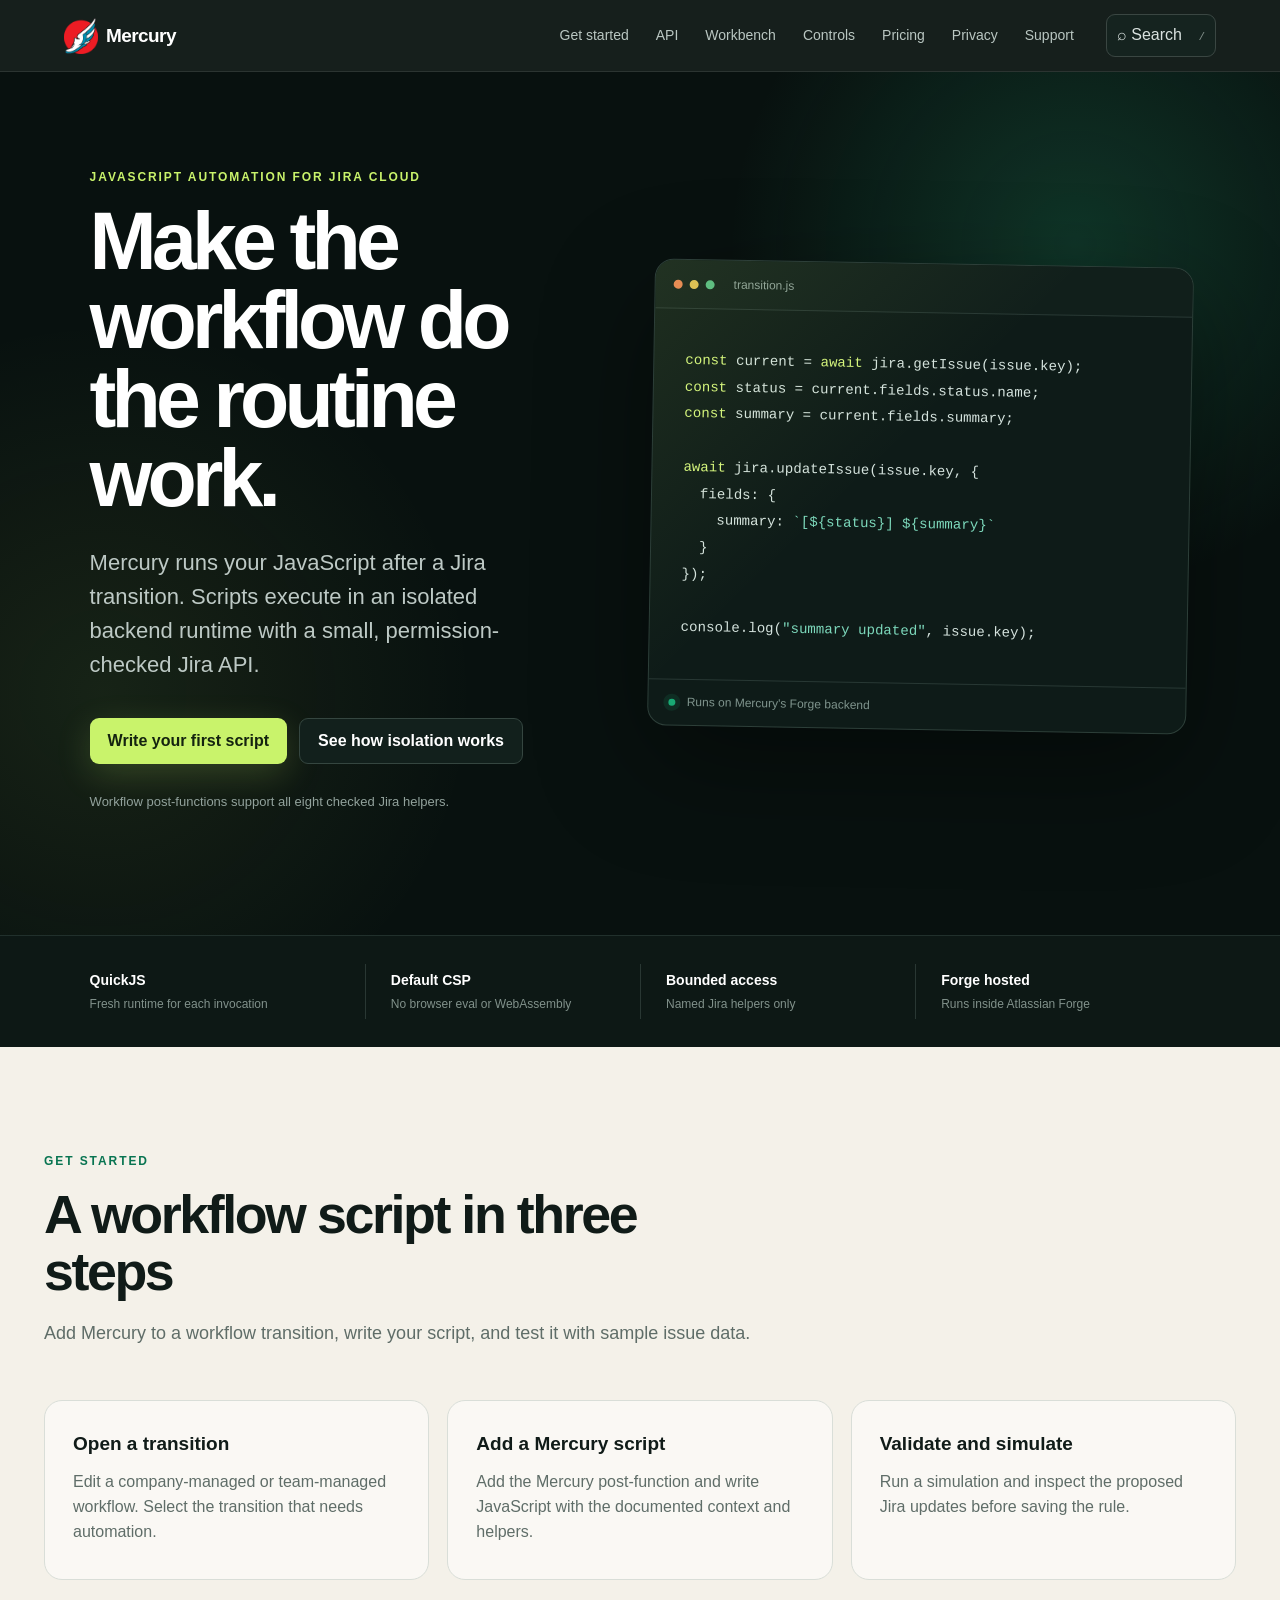
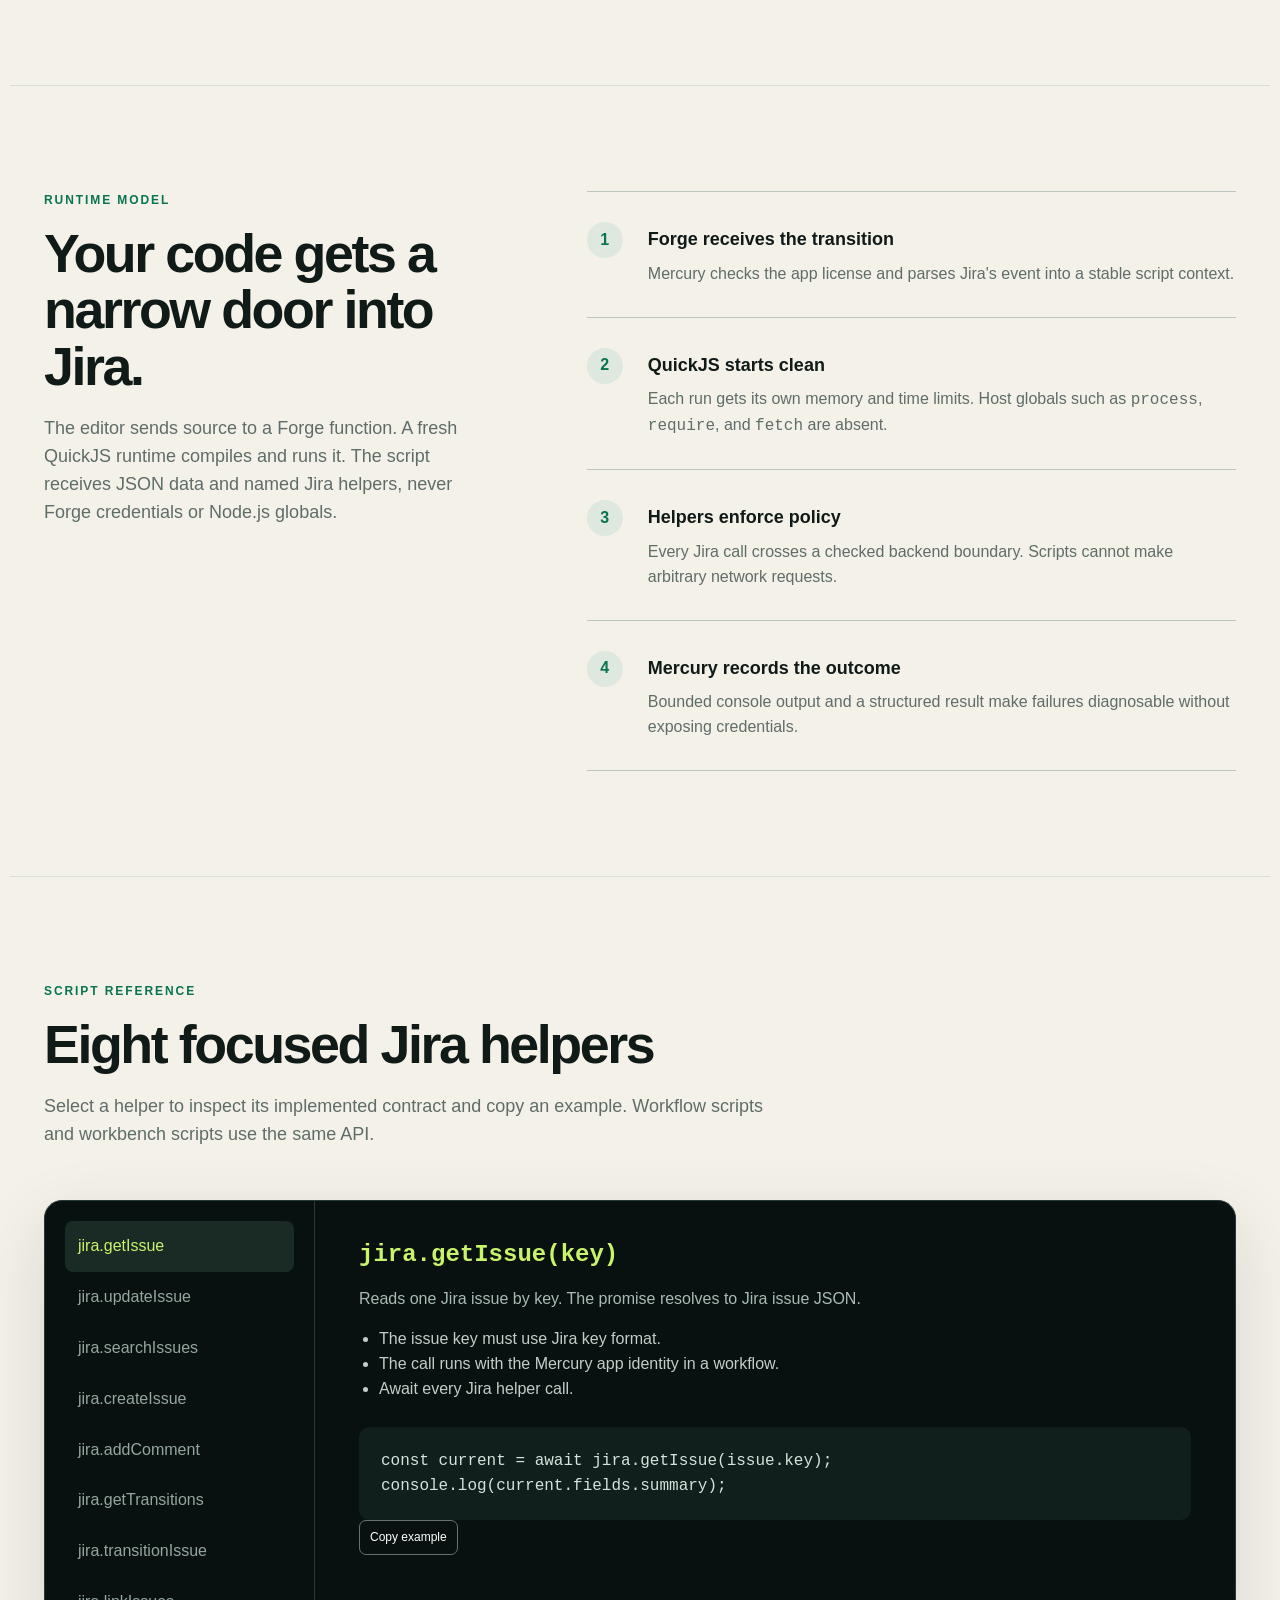
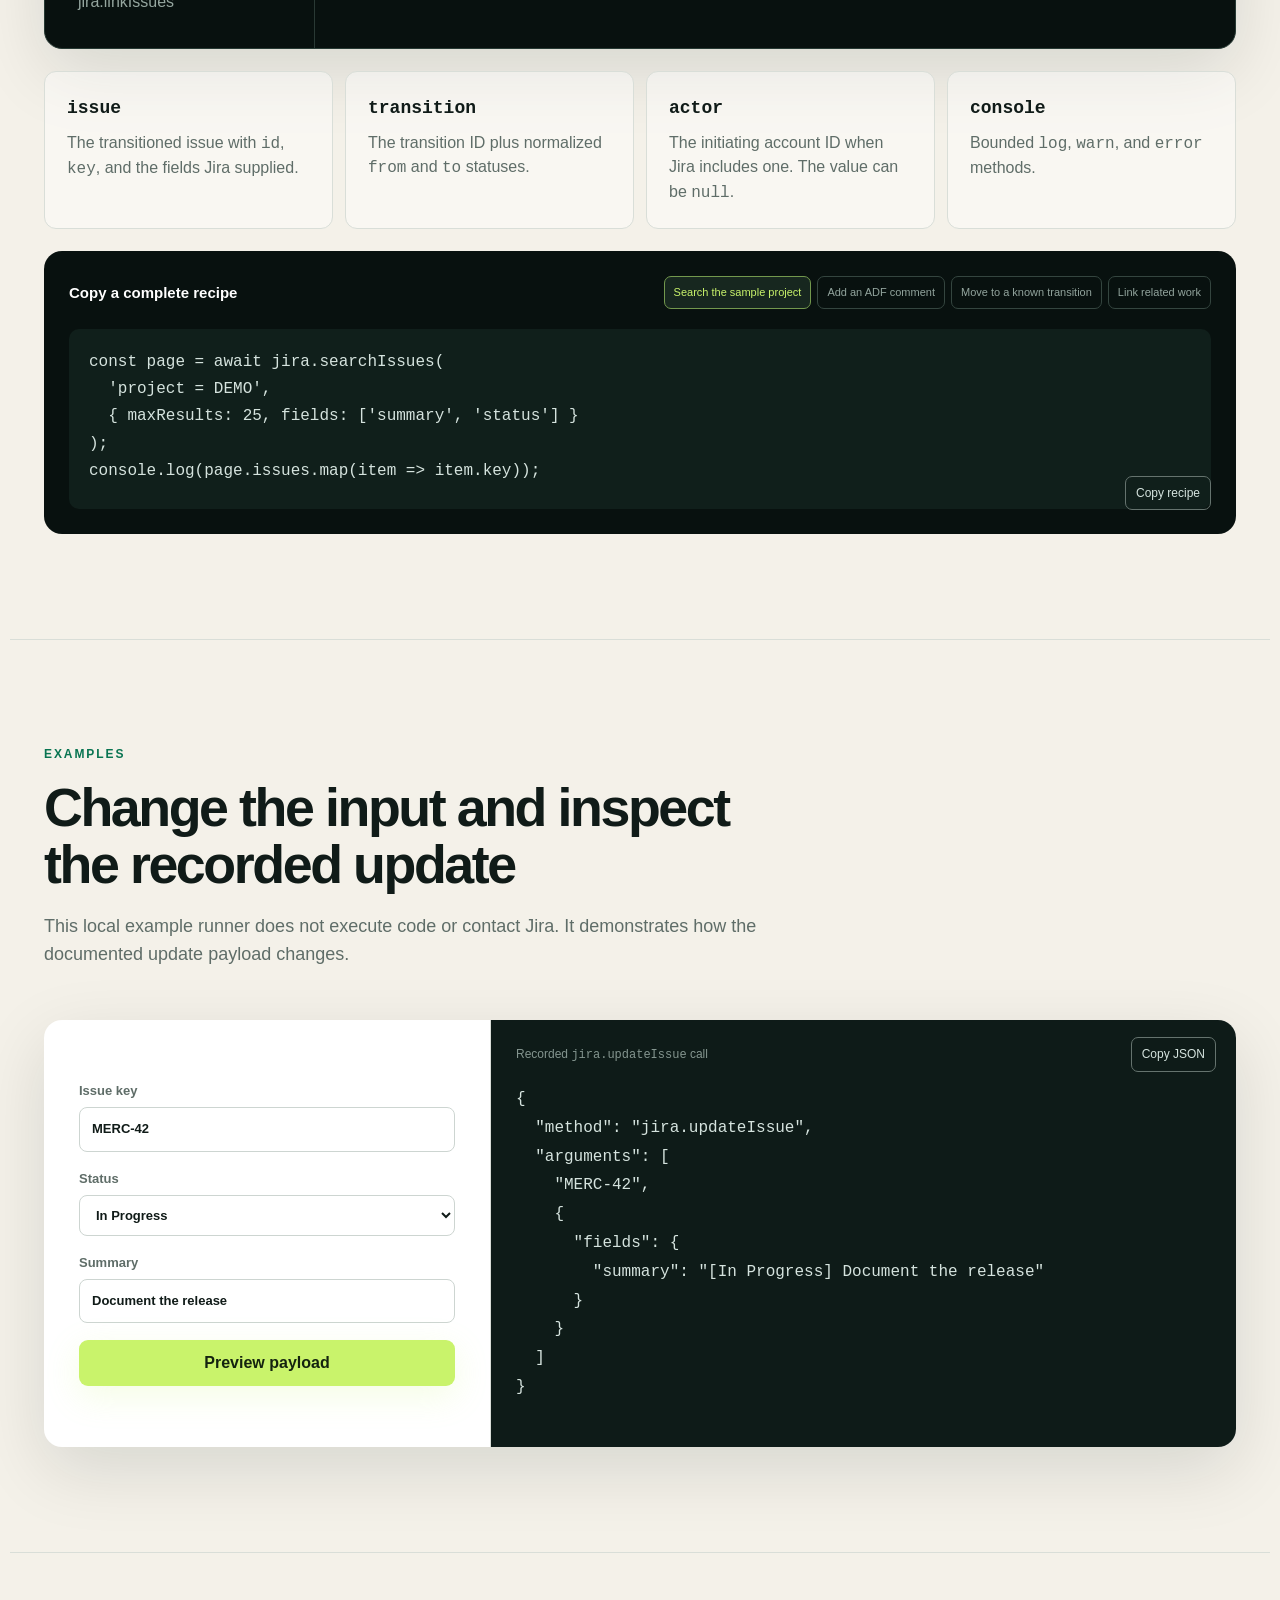
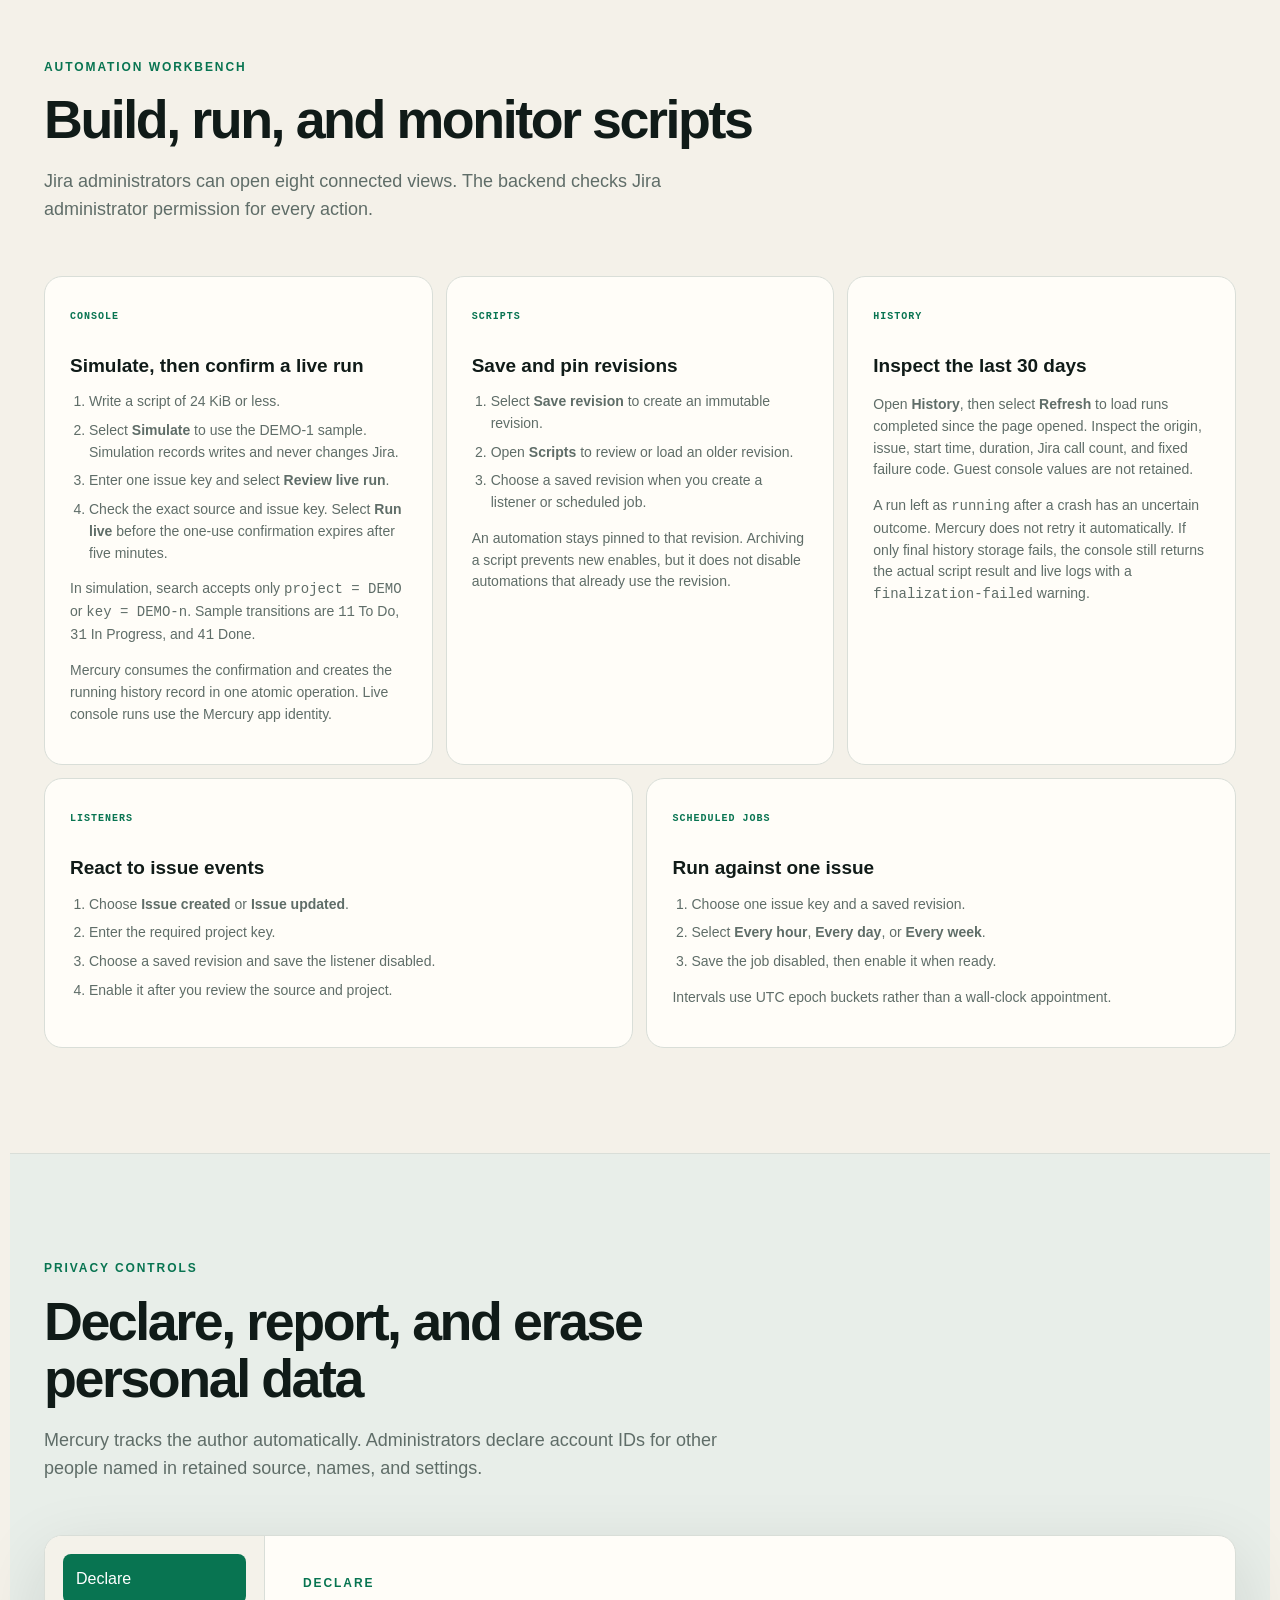
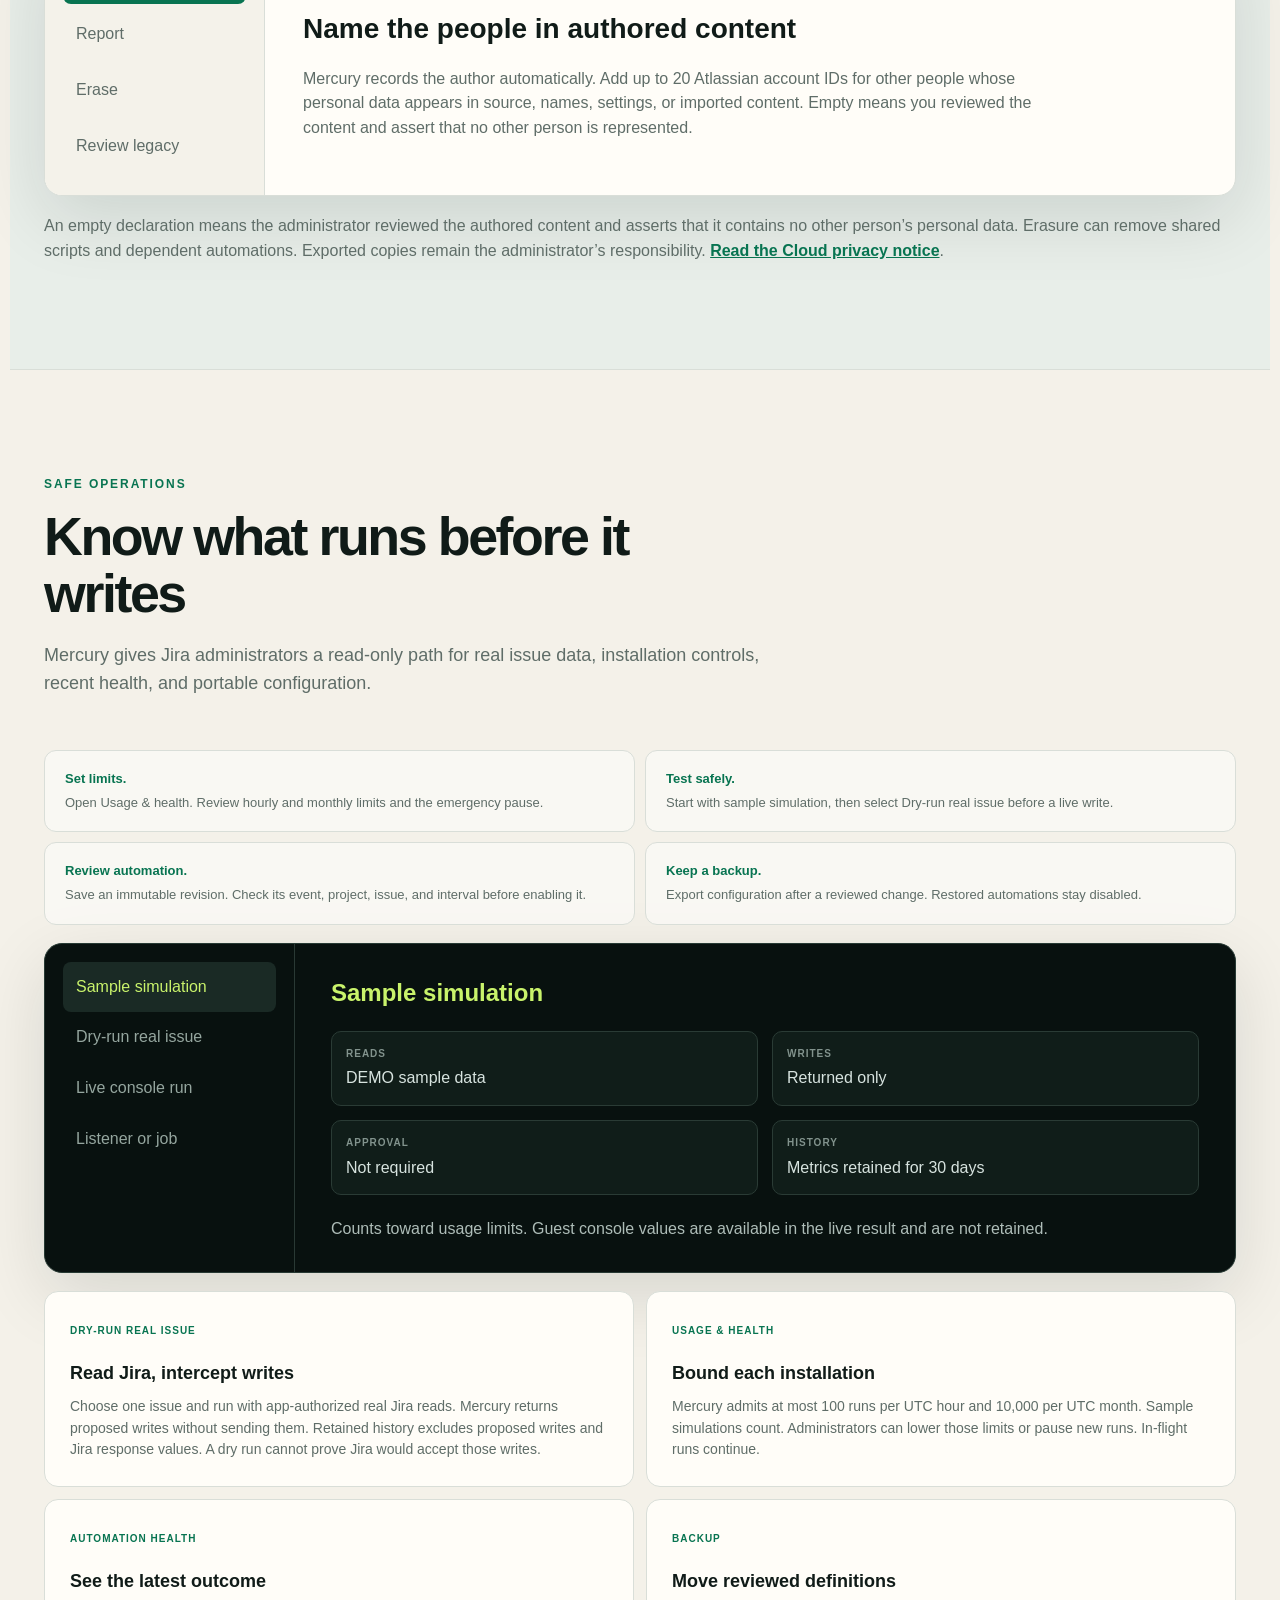
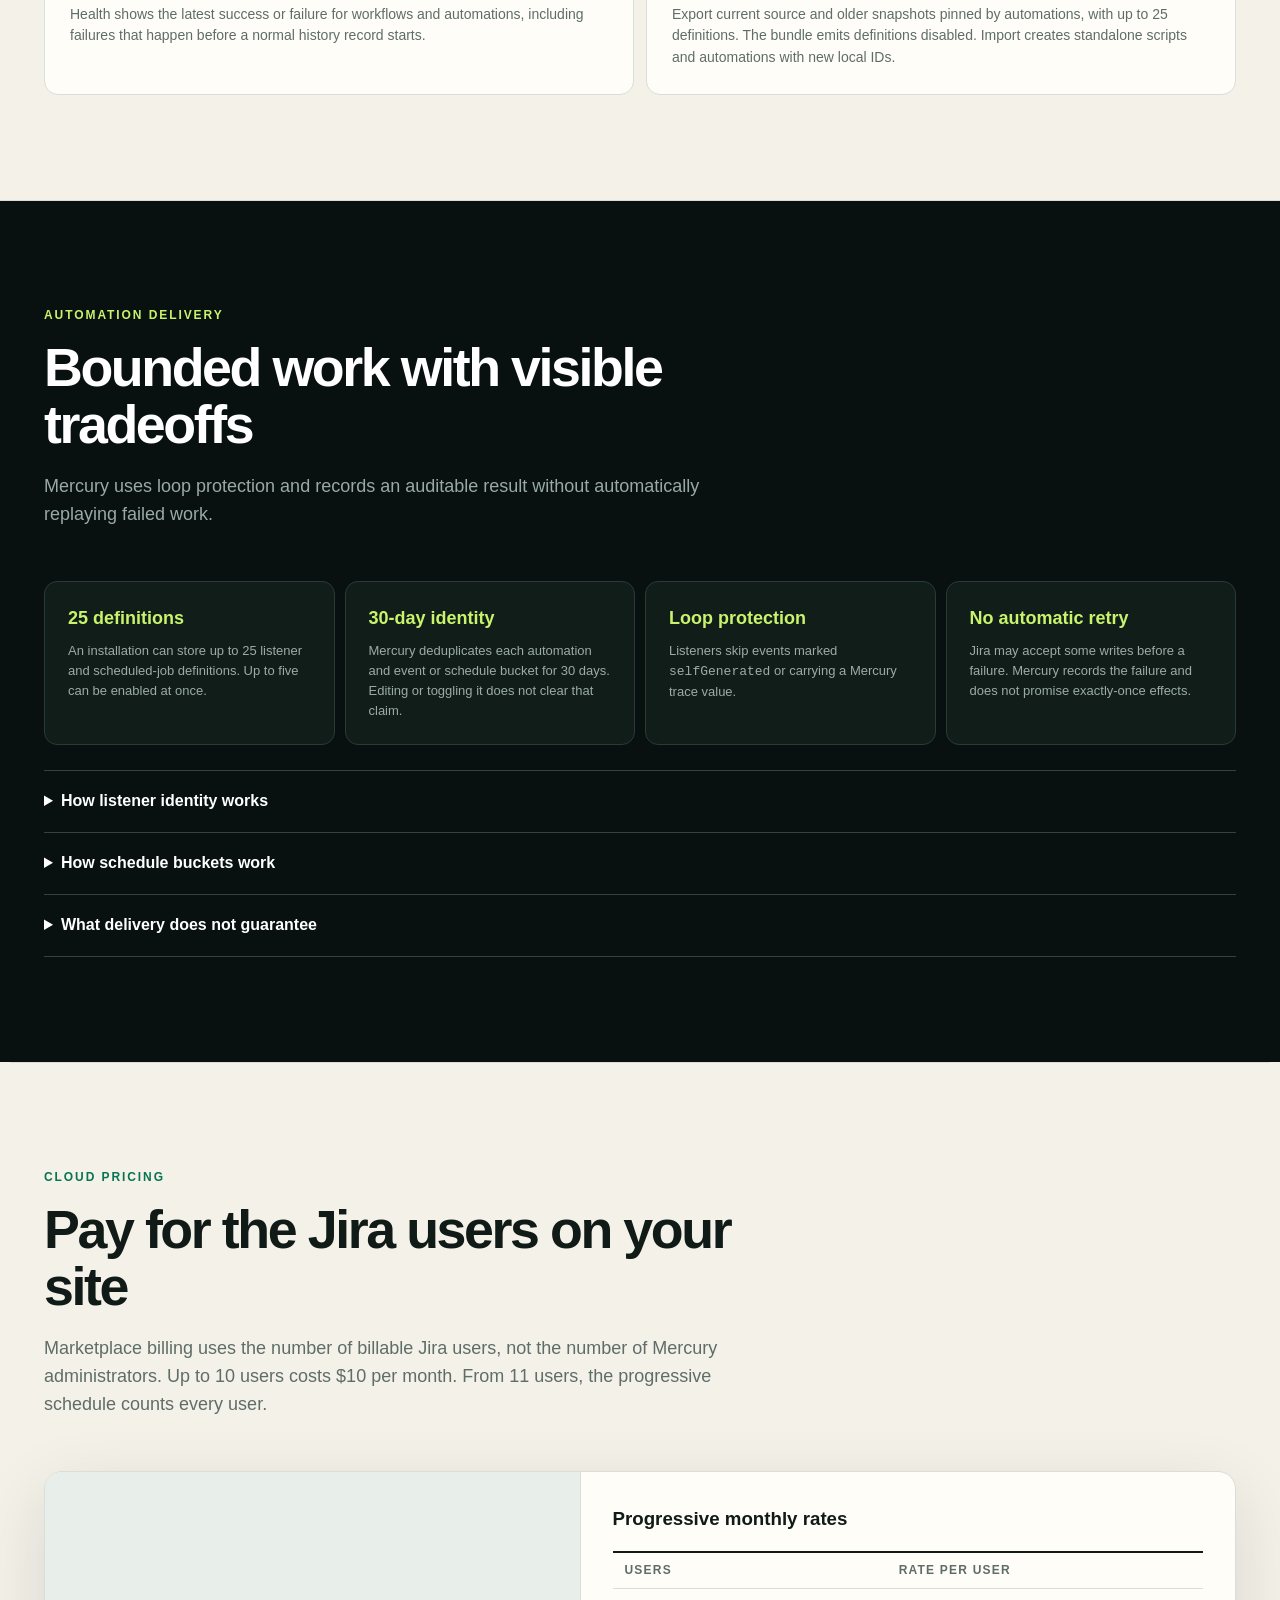
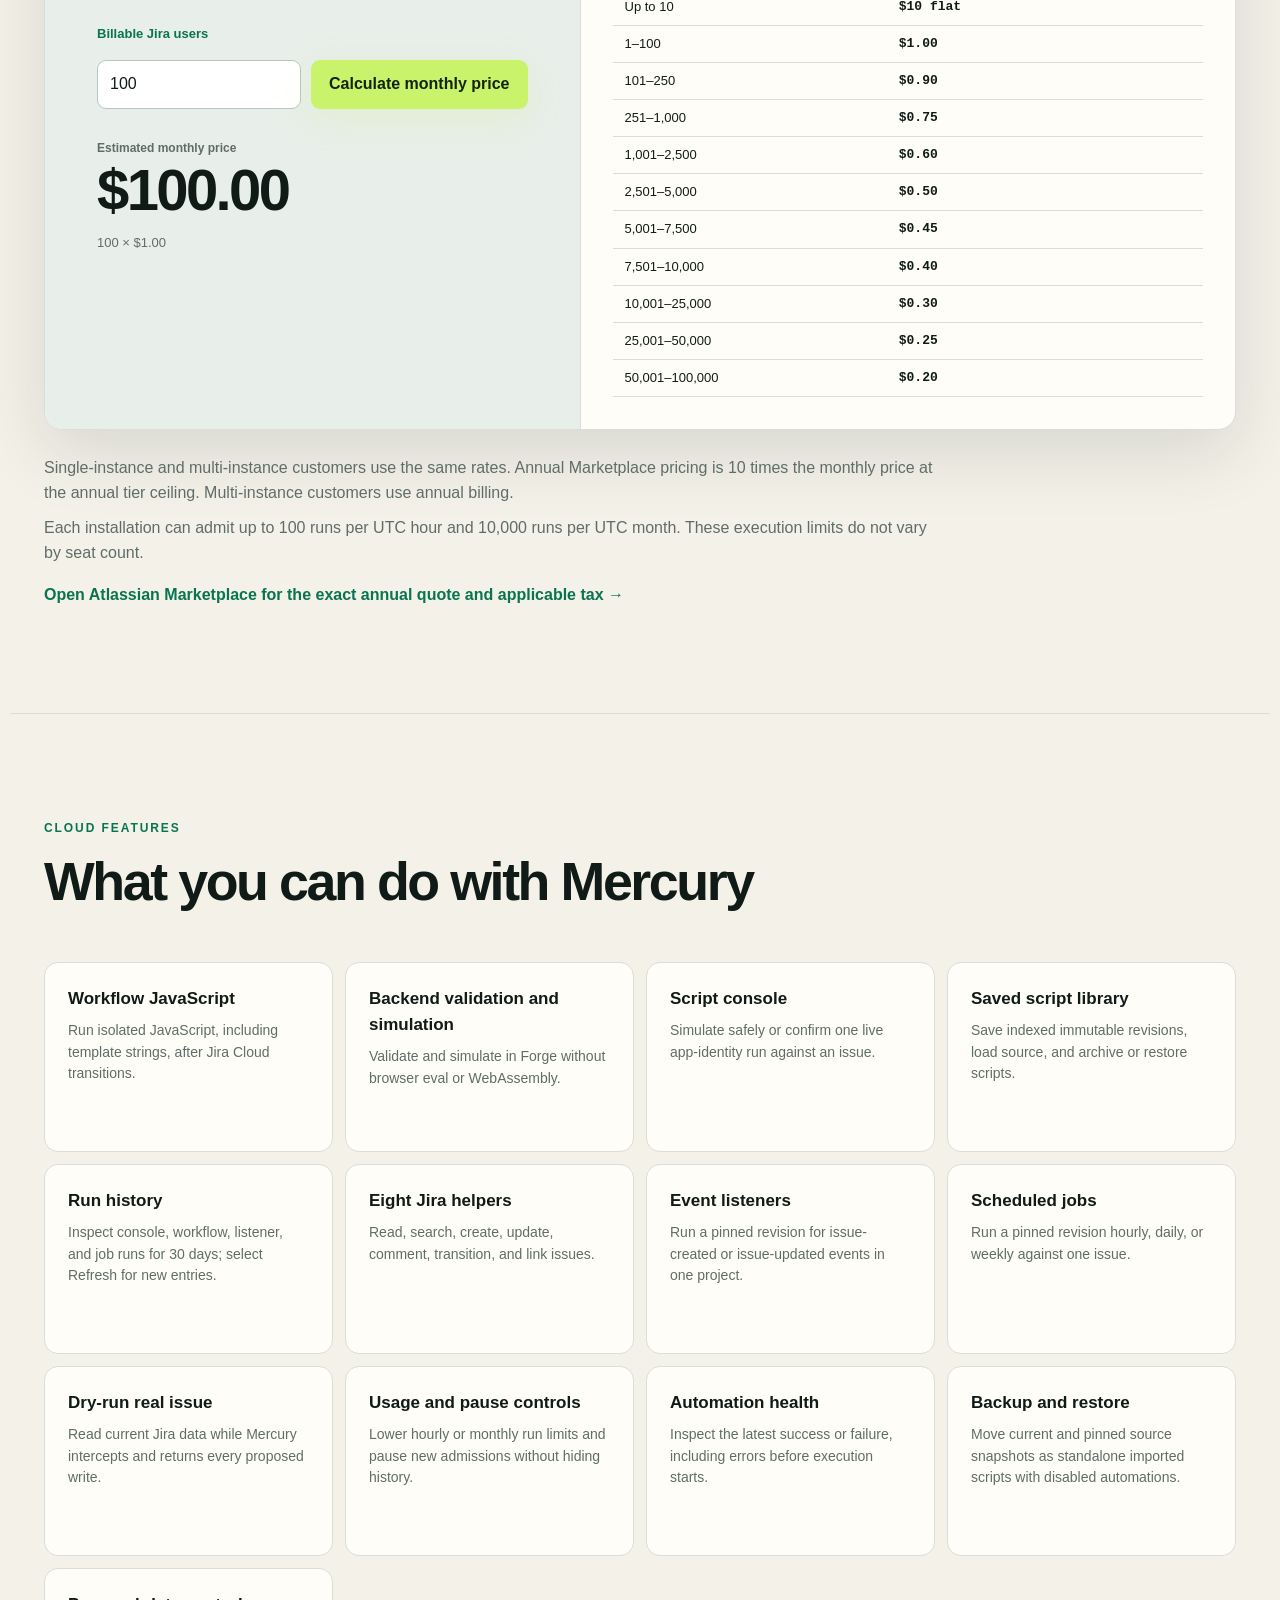
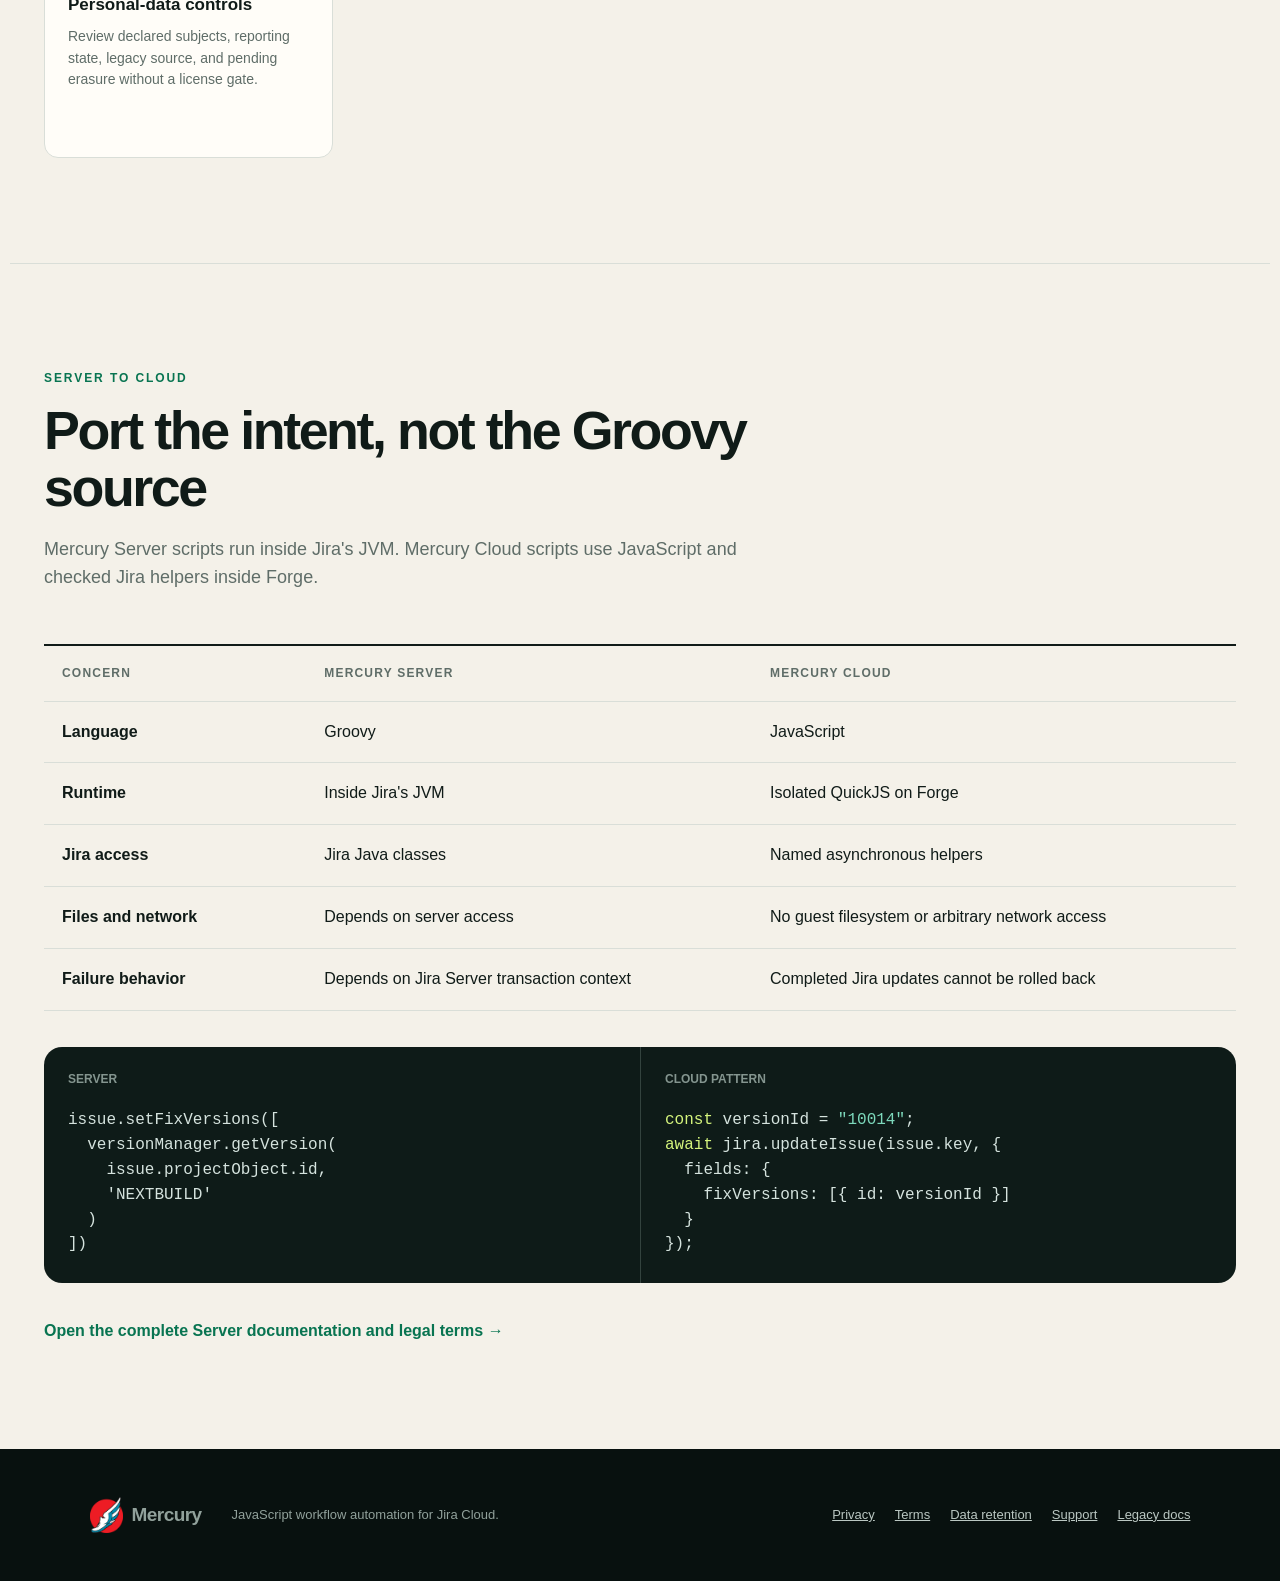
<file: index.html>
<!doctype html>
<html lang="en">
<head>
  <meta charset="utf-8">
  <meta name="viewport" content="width=device-width, initial-scale=1">
  <meta name="description" content="Mercury runs isolated JavaScript automation for Jira Cloud workflows.">
  <meta name="theme-color" content="#08110f">
  <meta property="og:title" content="Mercury for Jira Cloud">
  <meta property="og:description" content="Write focused JavaScript automation for Jira Cloud workflows.">
  <title>Mercury for Jira Cloud</title>
  <link rel="icon" type="image/png" href="./assets/mercury-original.png?v=d432aed28987">
  <link rel="stylesheet" href="./assets/site.css?v=fe1825a0515f">
  <script src="./assets/content.js?v=3c21540bd26e" defer></script>
  <script src="./assets/pricing.js?v=23f3b590db9d" defer></script>
  <script src="./assets/site.js?v=b19f6cd01211" defer></script>
</head>
<body>
  <a class="skip-link" href="#main">Skip to content</a>
  <header class="topbar">
    <a class="brand" href="#top" aria-label="Mercury home"><img src="./assets/mercury-original.png?v=d432aed28987" alt=""><span>Mercury</span></a>
    <nav aria-label="Primary navigation"><a href="#start">Get started</a><a href="#reference">API</a><a href="#workbench">Workbench</a><a href="#operations">Controls</a><a href="#pricing">Pricing</a><a href="#privacy-lifecycle">Privacy</a><a href="./support.html">Support</a></nav>
    <button class="search-open" type="button" data-search-open aria-haspopup="dialog"><span aria-hidden="true">⌕</span> Search <kbd>/</kbd></button>
  </header>

  <main id="main">
    <section class="hero" id="top">
      <div class="hero-copy">
        <p class="eyebrow">JavaScript automation for Jira Cloud</p>
        <h1>Make the workflow do the routine work.</h1>
        <p class="lede">Mercury runs your JavaScript after a Jira transition. Scripts execute in an isolated backend runtime with a small, permission-checked Jira API.</p>
        <div class="actions"><a class="button primary" href="#start">Write your first script</a><a class="button secondary" href="#how-it-runs">See how isolation works</a></div>
        <p class="release-note">Workflow post-functions support all eight checked Jira helpers.</p>
      </div>
      <div class="code-window" aria-label="Example Mercury script">
        <div class="window-bar"><span></span><span></span><span></span><strong>transition.js</strong></div>
        <pre><code><span class="kw">const</span> current = <span class="kw">await</span> jira.getIssue(issue.key);
<span class="kw">const</span> status = current.fields.status.name;
<span class="kw">const</span> summary = current.fields.summary;

<span class="kw">await</span> jira.updateIssue(issue.key, {
  fields: {
    summary: <span class="str">`[${status}] ${summary}`</span>
  }
});

console.log(<span class="str">"summary updated"</span>, issue.key);</code></pre>
        <div class="run-strip"><span class="pulse"></span> Runs on Mercury's Forge backend</div>
      </div>
    </section>

    <section class="trust-strip" aria-label="Runtime properties">
      <div><strong>QuickJS</strong><span>Fresh runtime for each invocation</span></div>
      <div><strong>Default CSP</strong><span>No browser eval or WebAssembly</span></div>
      <div><strong>Bounded access</strong><span>Named Jira helpers only</span></div>
      <div><strong>Forge hosted</strong><span>Runs inside Atlassian Forge</span></div>
    </section>

    <section class="section" id="start">
      <div class="section-intro"><p class="eyebrow">Get started</p><h2>A workflow script in three steps</h2><p>Add Mercury to a workflow transition, write your script, and test it with sample issue data.</p></div>
      <ol class="steps">
        <li><h3>Open a transition</h3><p>Edit a company-managed or team-managed workflow. Select the transition that needs automation.</p></li>
        <li><h3>Add a Mercury script</h3><p>Add the Mercury post-function and write JavaScript with the documented context and helpers.</p></li>
        <li><h3>Validate and simulate</h3><p>Run a simulation and inspect the proposed Jira updates before saving the rule.</p></li>
      </ol>
    </section>

    <section class="section split" id="how-it-runs">
      <div class="section-intro sticky-intro"><p class="eyebrow">Runtime model</p><h2>Your code gets a narrow door into Jira.</h2><p>The editor sends source to a Forge function. A fresh QuickJS runtime compiles and runs it. The script receives JSON data and named Jira helpers, never Forge credentials or Node.js globals.</p></div>
      <div class="flow" role="list" aria-label="Script execution flow">
        <article role="listitem"><b>1</b><div><h3>Forge receives the transition</h3><p>Mercury checks the app license and parses Jira's event into a stable script context.</p></div></article>
        <article role="listitem"><b>2</b><div><h3>QuickJS starts clean</h3><p>Each run gets its own memory and time limits. Host globals such as <code>process</code>, <code>require</code>, and <code>fetch</code> are absent.</p></div></article>
        <article role="listitem"><b>3</b><div><h3>Helpers enforce policy</h3><p>Every Jira call crosses a checked backend boundary. Scripts cannot make arbitrary network requests.</p></div></article>
        <article role="listitem"><b>4</b><div><h3>Mercury records the outcome</h3><p>Bounded console output and a structured result make failures diagnosable without exposing credentials.</p></div></article>
      </div>
    </section>

    <section class="section" id="reference">
      <div class="section-intro"><p class="eyebrow">Script reference</p><h2>Eight focused Jira helpers</h2><p>Select a helper to inspect its implemented contract and copy an example. Workflow scripts and workbench scripts use the same API.</p></div>
      <div class="api-browser"><div class="api-tabs" role="tablist" aria-label="Jira helpers" data-api-tabs></div><div class="api-panel" data-api-panel></div></div>
      <div class="context-grid">
        <article><h3><code>issue</code></h3><p>The transitioned issue with <code>id</code>, <code>key</code>, and the fields Jira supplied.</p></article>
        <article><h3><code>transition</code></h3><p>The transition ID plus normalized <code>from</code> and <code>to</code> statuses.</p></article>
        <article><h3><code>actor</code></h3><p>The initiating account ID when Jira includes one. The value can be <code>null</code>.</p></article>
        <article><h3><code>console</code></h3><p>Bounded <code>log</code>, <code>warn</code>, and <code>error</code> methods.</p></article>
      </div>
      <div class="recipes">
        <div class="recipes-head"><h3>Copy a complete recipe</h3><div data-recipe-tabs></div></div>
        <pre><code data-recipe-source></code></pre>
        <button class="copy" type="button" data-copy-recipe>Copy recipe</button>
      </div>
    </section>

    <section class="section" id="examples">
      <div class="section-intro"><p class="eyebrow">Examples</p><h2>Change the input and inspect the recorded update</h2><p>This local example runner does not execute code or contact Jira. It demonstrates how the documented update payload changes.</p></div>
      <div class="playground">
        <form data-example-form>
          <label>Issue key<input name="key" value="MERC-42" pattern="[A-Z][A-Z0-9_]*-[0-9]+" required></label>
          <label>Status<select name="status"><option>In Progress</option><option>To Do</option><option>Done</option></select></label>
          <label>Summary<input name="summary" value="Document the release" required></label>
          <button class="button primary" type="submit">Preview payload</button>
        </form>
        <div><div class="code-label">Recorded <code>jira.updateIssue</code> call</div><pre><code data-example-output></code></pre><button class="copy" type="button" data-copy-output>Copy JSON</button></div>
      </div>
    </section>

    <section class="section" id="workbench">
      <div class="section-intro"><p class="eyebrow">Automation workbench</p><h2>Build, run, and monitor scripts</h2><p>Jira administrators can open eight connected views. The backend checks Jira administrator permission for every action.</p></div>
      <div class="guide-grid">
        <article><span>Console</span><h3>Simulate, then confirm a live run</h3><ol><li>Write a script of 24 KiB or less.</li><li>Select <strong>Simulate</strong> to use the DEMO-1 sample. Simulation records writes and never changes Jira.</li><li>Enter one issue key and select <strong>Review live run</strong>.</li><li>Check the exact source and issue key. Select <strong>Run live</strong> before the one-use confirmation expires after five minutes.</li></ol><p>In simulation, search accepts only <code>project = DEMO</code> or <code>key = DEMO-n</code>. Sample transitions are <code>11</code> To Do, <code>31</code> In Progress, and <code>41</code> Done.</p><p>Mercury consumes the confirmation and creates the running history record in one atomic operation. Live console runs use the Mercury app identity.</p></article>
        <article><span>Scripts</span><h3>Save and pin revisions</h3><ol><li>Select <strong>Save revision</strong> to create an immutable revision.</li><li>Open <strong>Scripts</strong> to review or load an older revision.</li><li>Choose a saved revision when you create a listener or scheduled job.</li></ol><p>An automation stays pinned to that revision. Archiving a script prevents new enables, but it does not disable automations that already use the revision.</p></article>
        <article><span>History</span><h3>Inspect the last 30 days</h3><p>Open <strong>History</strong>, then select <strong>Refresh</strong> to load runs completed since the page opened. Inspect the origin, issue, start time, duration, Jira call count, and fixed failure code. Guest console values are not retained.</p><p>A run left as <code>running</code> after a crash has an uncertain outcome. Mercury does not retry it automatically. If only final history storage fails, the console still returns the actual script result and live logs with a <code>finalization-failed</code> warning.</p></article>
        <article><span>Listeners</span><h3>React to issue events</h3><ol><li>Choose <strong>Issue created</strong> or <strong>Issue updated</strong>.</li><li>Enter the required project key.</li><li>Choose a saved revision and save the listener disabled.</li><li>Enable it after you review the source and project.</li></ol></article>
        <article><span>Scheduled jobs</span><h3>Run against one issue</h3><ol><li>Choose one issue key and a saved revision.</li><li>Select <strong>Every hour</strong>, <strong>Every day</strong>, or <strong>Every week</strong>.</li><li>Save the job disabled, then enable it when ready.</li></ol><p>Intervals use UTC epoch buckets rather than a wall-clock appointment.</p></article>
      </div>
    </section>

    <section class="section privacy-lifecycle" id="privacy-lifecycle">
      <div class="section-intro"><p class="eyebrow">Privacy controls</p><h2>Declare, report, and erase personal data</h2><p>Mercury tracks the author automatically. Administrators declare account IDs for other people named in retained source, names, and settings.</p></div>
      <div class="privacy-explorer">
        <div class="privacy-tabs" role="tablist" aria-label="Privacy lifecycle" data-privacy-tabs></div>
        <div class="privacy-panel" role="tabpanel" data-privacy-panel></div>
      </div>
      <p class="privacy-note">An empty declaration means the administrator reviewed the authored content and asserts that it contains no other person’s personal data. Erasure can remove shared scripts and dependent automations. Exported copies remain the administrator’s responsibility. <a href="./cloud-privacy.html">Read the Cloud privacy notice</a>.</p>
    </section>

    <section class="section operations" id="operations">
      <div class="section-intro"><p class="eyebrow">Safe operations</p><h2>Know what runs before it writes</h2><p>Mercury gives Jira administrators a read-only path for real issue data, installation controls, recent health, and portable configuration.</p></div>
      <ul class="launch-checklist" aria-label="Administrator onboarding">
        <li><strong>Set limits.</strong><span>Open Usage &amp; health. Review hourly and monthly limits and the emergency pause.</span></li>
        <li><strong>Test safely.</strong><span>Start with sample simulation, then select Dry-run real issue before a live write.</span></li>
        <li><strong>Review automation.</strong><span>Save an immutable revision. Check its event, project, issue, and interval before enabling it.</span></li>
        <li><strong>Keep a backup.</strong><span>Export configuration after a reviewed change. Restored automations stay disabled.</span></li>
      </ul>
      <div class="mode-explorer">
        <div class="mode-tabs" role="tablist" aria-label="Execution path" data-mode-tabs></div>
        <div class="mode-panel" role="tabpanel" data-mode-panel></div>
      </div>
      <div class="operations-grid">
        <article><span>Dry-run real issue</span><h3>Read Jira, intercept writes</h3><p>Choose one issue and run with app-authorized real Jira reads. Mercury returns proposed writes without sending them. Retained history excludes proposed writes and Jira response values. A dry run cannot prove Jira would accept those writes.</p></article>
        <article><span>Usage &amp; health</span><h3>Bound each installation</h3><p>Mercury admits at most 100 runs per UTC hour and 10,000 per UTC month. Sample simulations count. Administrators can lower those limits or pause new runs. In-flight runs continue.</p></article>
        <article><span>Automation health</span><h3>See the latest outcome</h3><p>Health shows the latest success or failure for workflows and automations, including failures that happen before a normal history record starts.</p></article>
        <article><span>Backup</span><h3>Move reviewed definitions</h3><p>Export current source and older snapshots pinned by automations, with up to 25 definitions. The bundle emits definitions disabled. Import creates standalone scripts and automations with new local IDs.</p></article>
      </div>
    </section>

    <section class="section delivery" id="automation-delivery">
      <div class="section-intro"><p class="eyebrow">Automation delivery</p><h2>Bounded work with visible tradeoffs</h2><p>Mercury uses loop protection and records an auditable result without automatically replaying failed work.</p></div>
      <div class="delivery-grid">
        <article><strong>25 definitions</strong><p>An installation can store up to 25 listener and scheduled-job definitions. Up to five can be enabled at once.</p></article>
        <article><strong>30-day identity</strong><p>Mercury deduplicates each automation and event or schedule bucket for 30 days. Editing or toggling it does not clear that claim.</p></article>
        <article><strong>Loop protection</strong><p>Listeners skip events marked <code>selfGenerated</code> or carrying a Mercury trace value.</p></article>
        <article><strong>No automatic retry</strong><p>Jira may accept some writes before a failure. Mercury records the failure and does not promise exactly-once effects.</p></article>
      </div>
      <div class="detail-list">
        <details><summary>How listener identity works</summary><p>Created events use the Jira issue ID. Updated events require both the issue ID and a changelog ID. Mercury skips an updated event when that stable identity is missing. It also drops an event whose timestamp is more than 24 hours from receipt.</p></details>
        <details><summary>How schedule buckets work</summary><p>One coarse hourly Forge trigger checks enabled jobs. A job uses a 1, 24, or 168-hour UTC epoch bucket. The first trigger after enablement can run the job. Missed intervals coalesce into the current bucket.</p><p>The claim uses the automation ID and bucket identity. Editing, disabling, or re-enabling a job does not run the same claimed bucket again.</p></details>
        <details><summary>What delivery does not guarantee</summary><p>Mercury prevents known duplicate dispatches for 30 days. It does not provide exactly-once Jira writes. It does not retry failed runs automatically. Scripts can leave partial Jira writes when a later helper call fails.</p></details>
      </div>
    </section>

    <section class="section pricing" id="pricing">
      <div class="section-intro"><p class="eyebrow">Cloud pricing</p><h2>Pay for the Jira users on your site</h2><p>Marketplace billing uses the number of billable Jira users, not the number of Mercury administrators. Up to 10 users costs $10 per month. From 11 users, the progressive schedule counts every user.</p></div>
      <div class="pricing-layout">
        <form class="pricing-calculator" data-pricing-form>
          <label for="pricing-users">Billable Jira users</label>
          <div class="pricing-input"><input id="pricing-users" name="users" type="number" min="1" max="100000" step="1" value="100" required><button class="button primary" type="submit">Calculate monthly price</button></div>
          <div class="pricing-result" aria-live="polite">
            <span>Estimated monthly price</span>
            <strong data-pricing-total>$100.00</strong>
            <p data-pricing-summary>100 users at $1.00 per user</p>
          </div>
        </form>
        <div class="pricing-reference">
          <h3>Progressive monthly rates</h3>
          <table>
            <thead><tr><th>Users</th><th>Rate per user</th></tr></thead>
            <tbody>
              <tr><td>Up to 10</td><td>$10 flat</td></tr>
              <tr><td>1–100</td><td>$1.00</td></tr>
              <tr><td>101–250</td><td>$0.90</td></tr>
              <tr><td>251–1,000</td><td>$0.75</td></tr>
              <tr><td>1,001–2,500</td><td>$0.60</td></tr>
              <tr><td>2,501–5,000</td><td>$0.50</td></tr>
              <tr><td>5,001–7,500</td><td>$0.45</td></tr>
              <tr><td>7,501–10,000</td><td>$0.40</td></tr>
              <tr><td>10,001–25,000</td><td>$0.30</td></tr>
              <tr><td>25,001–50,000</td><td>$0.25</td></tr>
              <tr><td>50,001–100,000</td><td>$0.20</td></tr>
            </tbody>
          </table>
        </div>
      </div>
      <div class="pricing-notes">
        <p>Single-instance and multi-instance customers use the same rates. Annual Marketplace pricing is 10 times the monthly price at the annual tier ceiling. Multi-instance customers use annual billing.</p>
        <p>Each installation can admit up to 100 runs per UTC hour and 10,000 runs per UTC month. These execution limits do not vary by seat count.</p>
        <a class="text-link" href="https://marketplace.atlassian.com/apps/1216459">Open Atlassian Marketplace for the exact annual quote and applicable tax <span>→</span></a>
      </div>
    </section>

    <section class="section" id="roadmap">
      <div class="section-intro"><p class="eyebrow">Cloud features</p><h2>What you can do with Mercury</h2></div>
      <div class="feature-grid" data-feature-grid></div>
    </section>

    <section class="section" id="migration">
      <div class="section-intro"><p class="eyebrow">Server to Cloud</p><h2>Port the intent, not the Groovy source</h2><p>Mercury Server scripts run inside Jira's JVM. Mercury Cloud scripts use JavaScript and checked Jira helpers inside Forge.</p></div>
      <div class="comparison-wrap"><table>
        <thead><tr><th>Concern</th><th>Mercury Server</th><th>Mercury Cloud</th></tr></thead>
        <tbody>
          <tr><th>Language</th><td>Groovy</td><td>JavaScript</td></tr>
          <tr><th>Runtime</th><td>Inside Jira's JVM</td><td>Isolated QuickJS on Forge</td></tr>
          <tr><th>Jira access</th><td>Jira Java classes</td><td>Named asynchronous helpers</td></tr>
          <tr><th>Files and network</th><td>Depends on server access</td><td>No guest filesystem or arbitrary network access</td></tr>
          <tr><th>Failure behavior</th><td>Depends on Jira Server transaction context</td><td>Completed Jira updates cannot be rolled back</td></tr>
        </tbody>
      </table></div>
      <div class="migration-code">
        <div><span>Server</span><pre><code>issue.setFixVersions([
  versionManager.getVersion(
    issue.projectObject.id,
    'NEXTBUILD'
  )
])</code></pre></div>
        <div><span>Cloud pattern</span><pre><code><span class="kw">const</span> versionId = <span class="str">"10014"</span>;
<span class="kw">await</span> jira.updateIssue(issue.key, {
  fields: {
    fixVersions: [{ id: versionId }]
  }
});</code></pre></div>
      </div>
      <a class="text-link" href="./legacy.html">Open the complete Server documentation and legal terms <span>→</span></a>
    </section>
  </main>

  <footer>
    <a class="brand" href="#top"><img src="./assets/mercury-original.png?v=d432aed28987" alt=""><span>Mercury</span></a>
    <p>JavaScript workflow automation for Jira Cloud.</p>
    <nav aria-label="Footer"><a href="./cloud-privacy.html">Privacy</a><a href="./cloud-terms.html">Terms</a><a href="./data-retention.html">Data retention</a><a href="./support.html">Support</a><a href="./legacy.html">Legacy docs</a></nav>
  </footer>

  <dialog class="search" data-search-dialog>
    <form method="dialog"><label for="search-input">Search Mercury docs</label><button aria-label="Close search">×</button></form>
    <input id="search-input" type="search" placeholder="Try “simulation” or “getIssue”" autocomplete="off" data-search-input>
    <div class="search-results" data-search-results></div>
  </dialog>
</body>
</html>
</file>
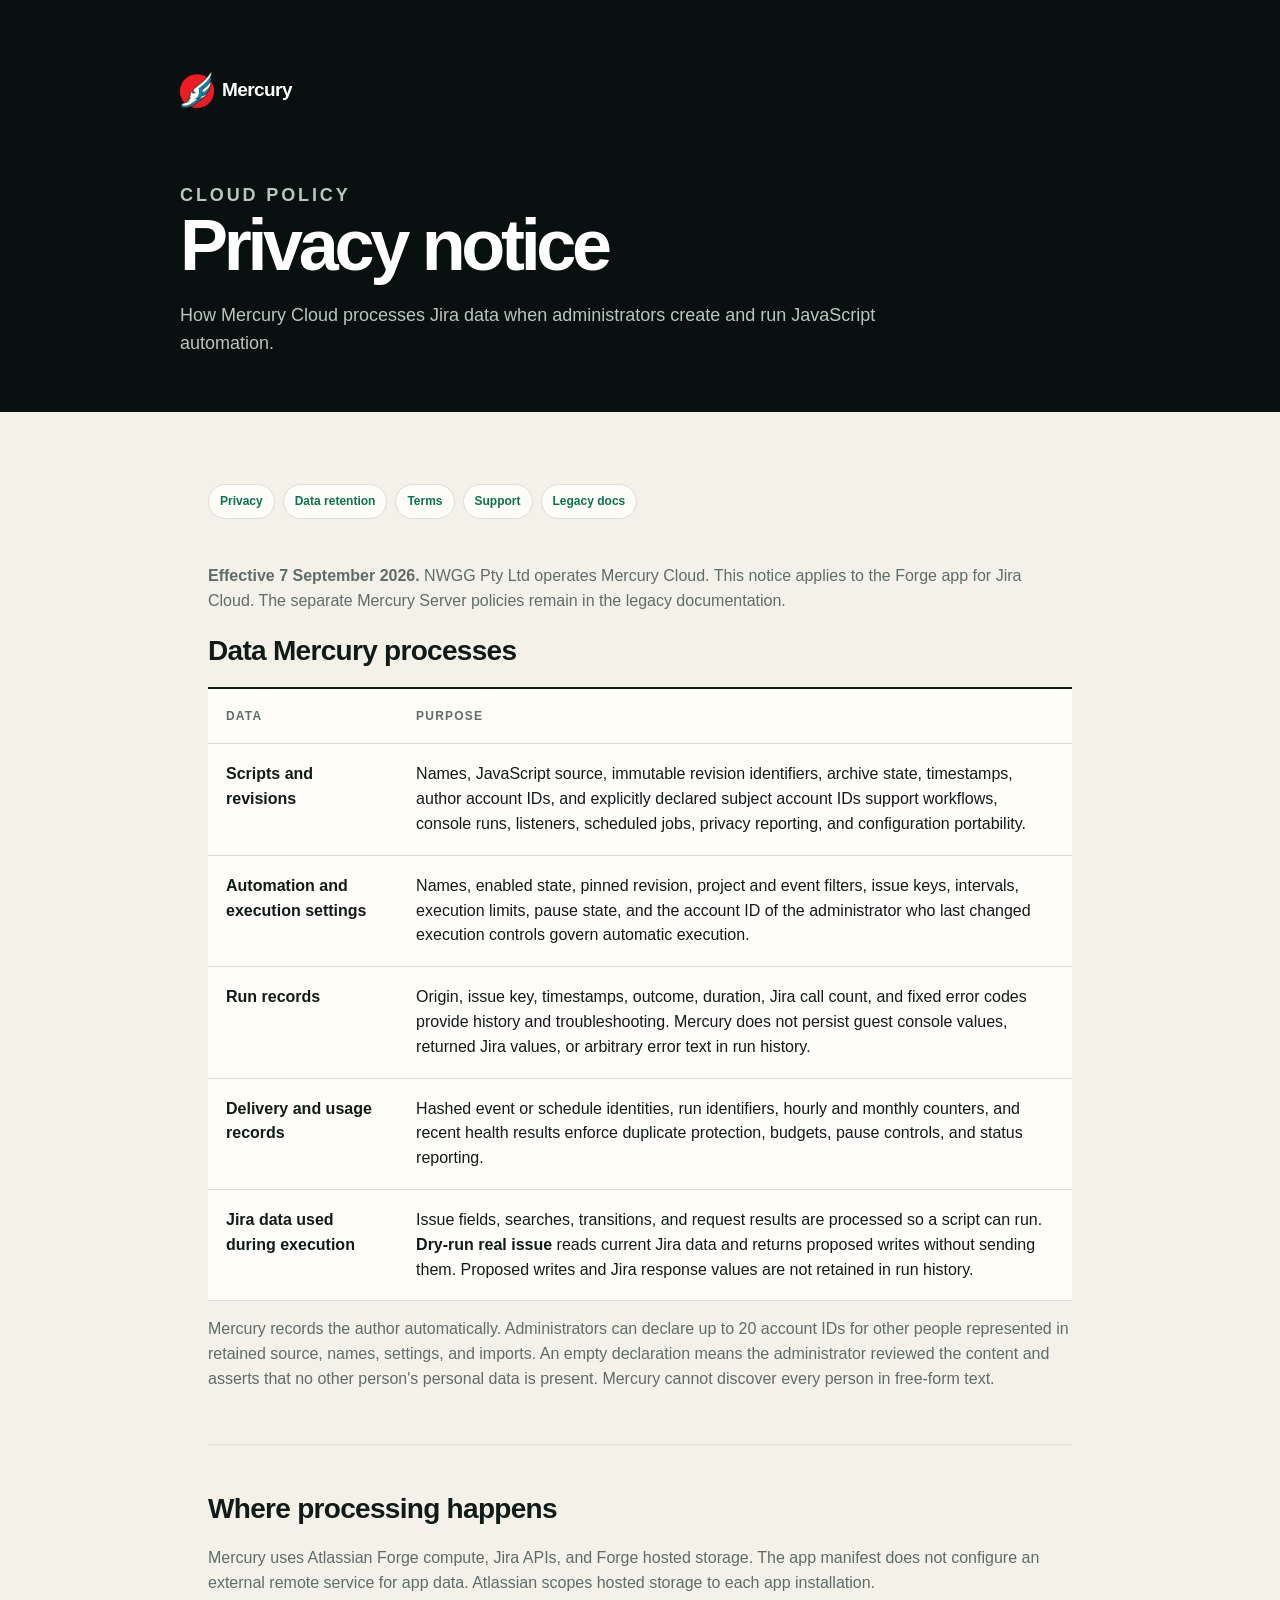
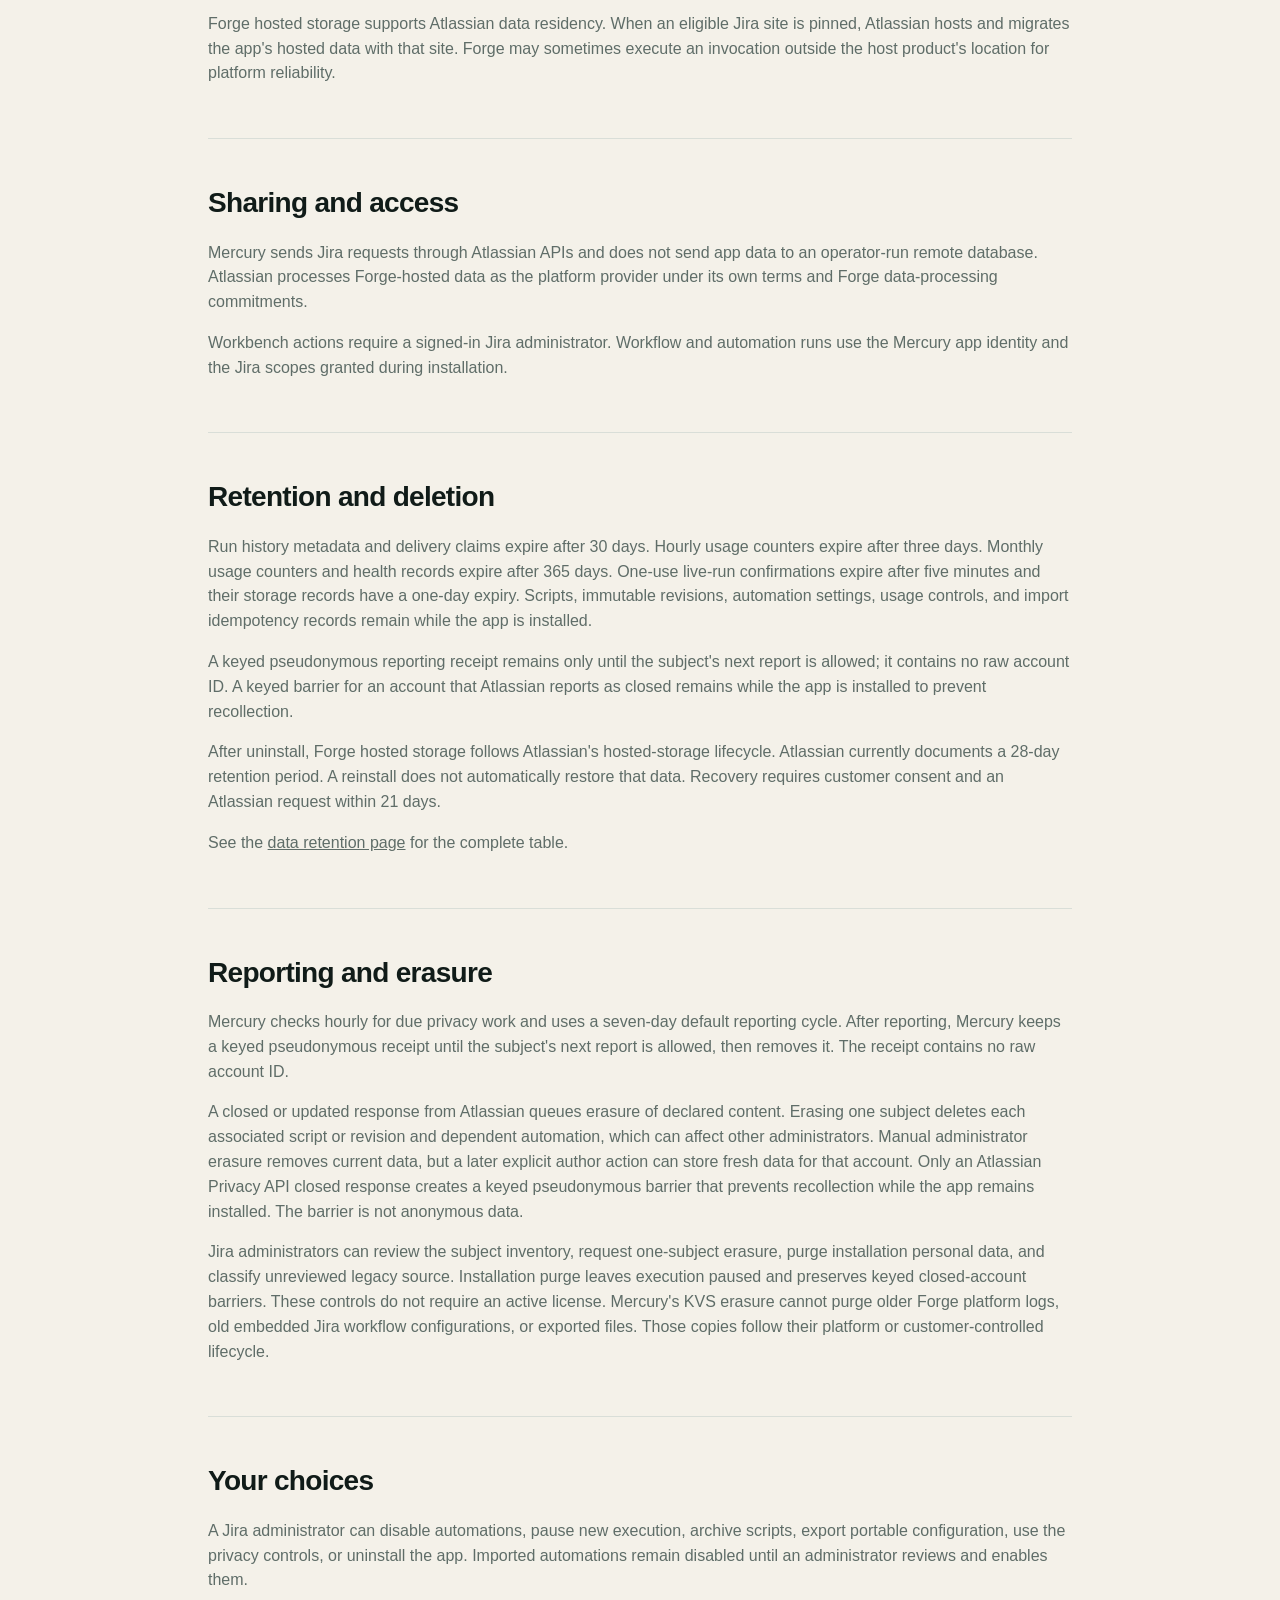
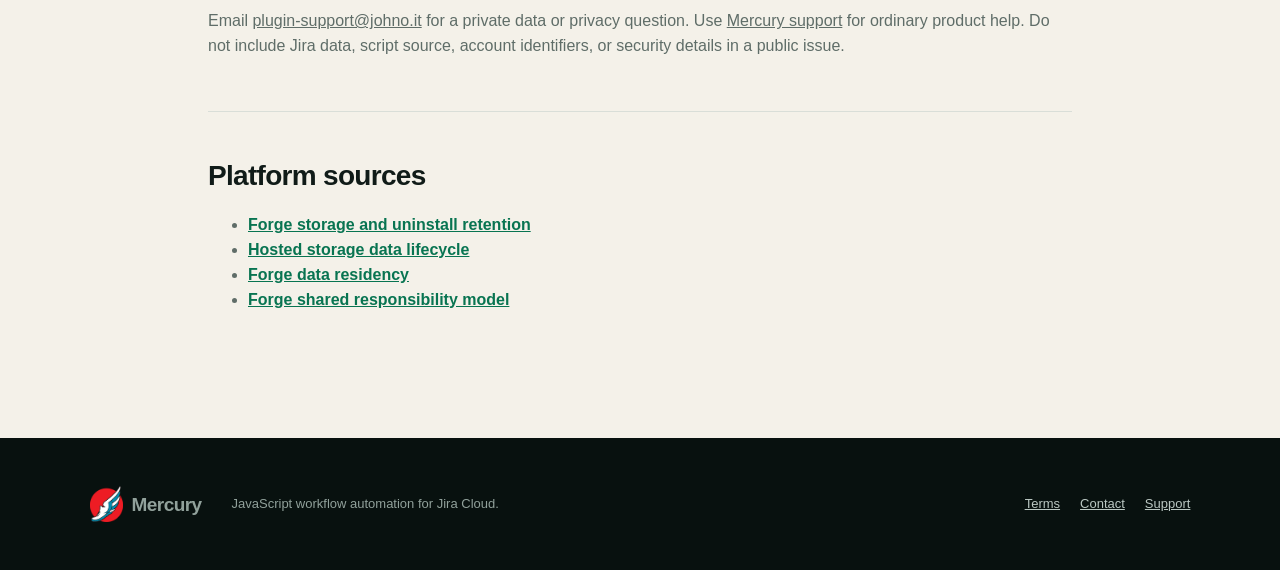
<file: cloud-privacy.html>
<!doctype html>
<html lang="en">
<head>
  <meta charset="utf-8">
  <meta name="viewport" content="width=device-width, initial-scale=1">
  <meta name="description" content="How Mercury Cloud processes and stores data.">
  <title>Mercury Cloud privacy</title>
  <link rel="icon" type="image/png" href="./assets/mercury-original.png?v=d432aed28987">
  <link rel="stylesheet" href="./assets/site.css?v=fe1825a0515f">
</head>
<body class="legal-page">
  <header class="legal-header"><a class="brand" href="./index.html"><img src="./assets/mercury-original.png?v=d432aed28987" alt=""><span>Mercury</span></a><p class="eyebrow">Cloud policy</p><h1>Privacy notice</h1><p>How Mercury Cloud processes Jira data when administrators create and run JavaScript automation.</p></header>
  <main class="legal-content">
    <nav aria-label="Cloud policies"><a href="./cloud-privacy.html" aria-current="page">Privacy</a><a href="./data-retention.html">Data retention</a><a href="./cloud-terms.html">Terms</a><a href="./support.html">Support</a><a href="./legacy.html">Legacy docs</a></nav>
    <p><strong>Effective 7 September 2026.</strong> NWGG Pty Ltd operates Mercury Cloud. This notice applies to the Forge app for Jira Cloud. The separate Mercury Server policies remain in the legacy documentation.</p>
    <section><h2>Data Mercury processes</h2><div class="comparison-wrap"><table><thead><tr><th>Data</th><th>Purpose</th></tr></thead><tbody>
      <tr><th>Scripts and revisions</th><td>Names, JavaScript source, immutable revision identifiers, archive state, timestamps, author account IDs, and explicitly declared subject account IDs support workflows, console runs, listeners, scheduled jobs, privacy reporting, and configuration portability.</td></tr>
      <tr><th>Automation and execution settings</th><td>Names, enabled state, pinned revision, project and event filters, issue keys, intervals, execution limits, pause state, and the account ID of the administrator who last changed execution controls govern automatic execution.</td></tr>
      <tr><th>Run records</th><td>Origin, issue key, timestamps, outcome, duration, Jira call count, and fixed error codes provide history and troubleshooting. Mercury does not persist guest console values, returned Jira values, or arbitrary error text in run history.</td></tr>
      <tr><th>Delivery and usage records</th><td>Hashed event or schedule identities, run identifiers, hourly and monthly counters, and recent health results enforce duplicate protection, budgets, pause controls, and status reporting.</td></tr>
      <tr><th>Jira data used during execution</th><td>Issue fields, searches, transitions, and request results are processed so a script can run. <strong>Dry-run real issue</strong> reads current Jira data and returns proposed writes without sending them. Proposed writes and Jira response values are not retained in run history.</td></tr>
    </tbody></table></div><p>Mercury records the author automatically. Administrators can declare up to 20 account IDs for other people represented in retained source, names, settings, and imports. An empty declaration means the administrator reviewed the content and asserts that no other person's personal data is present. Mercury cannot discover every person in free-form text.</p></section>
    <section><h2>Where processing happens</h2><p>Mercury uses Atlassian Forge compute, Jira APIs, and Forge hosted storage. The app manifest does not configure an external remote service for app data. Atlassian scopes hosted storage to each app installation.</p><p>Forge hosted storage supports Atlassian data residency. When an eligible Jira site is pinned, Atlassian hosts and migrates the app's hosted data with that site. Forge may sometimes execute an invocation outside the host product's location for platform reliability.</p></section>
    <section><h2>Sharing and access</h2><p>Mercury sends Jira requests through Atlassian APIs and does not send app data to an operator-run remote database. Atlassian processes Forge-hosted data as the platform provider under its own terms and Forge data-processing commitments.</p><p>Workbench actions require a signed-in Jira administrator. Workflow and automation runs use the Mercury app identity and the Jira scopes granted during installation.</p></section>
    <section><h2>Retention and deletion</h2><p>Run history metadata and delivery claims expire after 30 days. Hourly usage counters expire after three days. Monthly usage counters and health records expire after 365 days. One-use live-run confirmations expire after five minutes and their storage records have a one-day expiry. Scripts, immutable revisions, automation settings, usage controls, and import idempotency records remain while the app is installed.</p><p>A keyed pseudonymous reporting receipt remains only until the subject's next report is allowed; it contains no raw account ID. A keyed barrier for an account that Atlassian reports as closed remains while the app is installed to prevent recollection.</p><p>After uninstall, Forge hosted storage follows Atlassian's hosted-storage lifecycle. Atlassian currently documents a 28-day retention period. A reinstall does not automatically restore that data. Recovery requires customer consent and an Atlassian request within 21 days.</p><p>See the <a href="./data-retention.html">data retention page</a> for the complete table.</p></section>
    <section><h2>Reporting and erasure</h2><p>Mercury checks hourly for due privacy work and uses a seven-day default reporting cycle. After reporting, Mercury keeps a keyed pseudonymous receipt until the subject's next report is allowed, then removes it. The receipt contains no raw account ID.</p><p>A closed or updated response from Atlassian queues erasure of declared content. Erasing one subject deletes each associated script or revision and dependent automation, which can affect other administrators. Manual administrator erasure removes current data, but a later explicit author action can store fresh data for that account. Only an Atlassian Privacy API closed response creates a keyed pseudonymous barrier that prevents recollection while the app remains installed. The barrier is not anonymous data.</p><p>Jira administrators can review the subject inventory, request one-subject erasure, purge installation personal data, and classify unreviewed legacy source. Installation purge leaves execution paused and preserves keyed closed-account barriers. These controls do not require an active license. Mercury's KVS erasure cannot purge older Forge platform logs, old embedded Jira workflow configurations, or exported files. Those copies follow their platform or customer-controlled lifecycle.</p></section>
    <section><h2>Your choices</h2><p>A Jira administrator can disable automations, pause new execution, archive scripts, export portable configuration, use the privacy controls, or uninstall the app. Imported automations remain disabled until an administrator reviews and enables them.</p><p>Email <a href="mailto:plugin-support@johno.it">plugin-support@johno.it</a> for a private data or privacy question. Use <a href="./support.html">Mercury support</a> for ordinary product help. Do not include Jira data, script source, account identifiers, or security details in a public issue.</p></section>
    <section class="source-list"><h2>Platform sources</h2><ul><li><a href="https://developer.atlassian.com/platform/forge/storage-reference/">Forge storage and uninstall retention</a></li><li><a href="https://developer.atlassian.com/platform/forge/storage-reference/hosted-storage-data-lifecycle/">Hosted storage data lifecycle</a></li><li><a href="https://developer.atlassian.com/platform/forge/data-residency/">Forge data residency</a></li><li><a href="https://developer.atlassian.com/platform/forge/shared-responsibility-model/">Forge shared responsibility model</a></li></ul></section>
  </main>
  <footer><a class="brand" href="./index.html"><img src="./assets/mercury-original.png?v=d432aed28987" alt=""><span>Mercury</span></a><p>JavaScript workflow automation for Jira Cloud.</p><nav aria-label="Footer"><a href="./cloud-terms.html">Terms</a><a href="mailto:plugin-support@johno.it">Contact</a><a href="./support.html">Support</a></nav></footer>
</body>
</html>
</file>
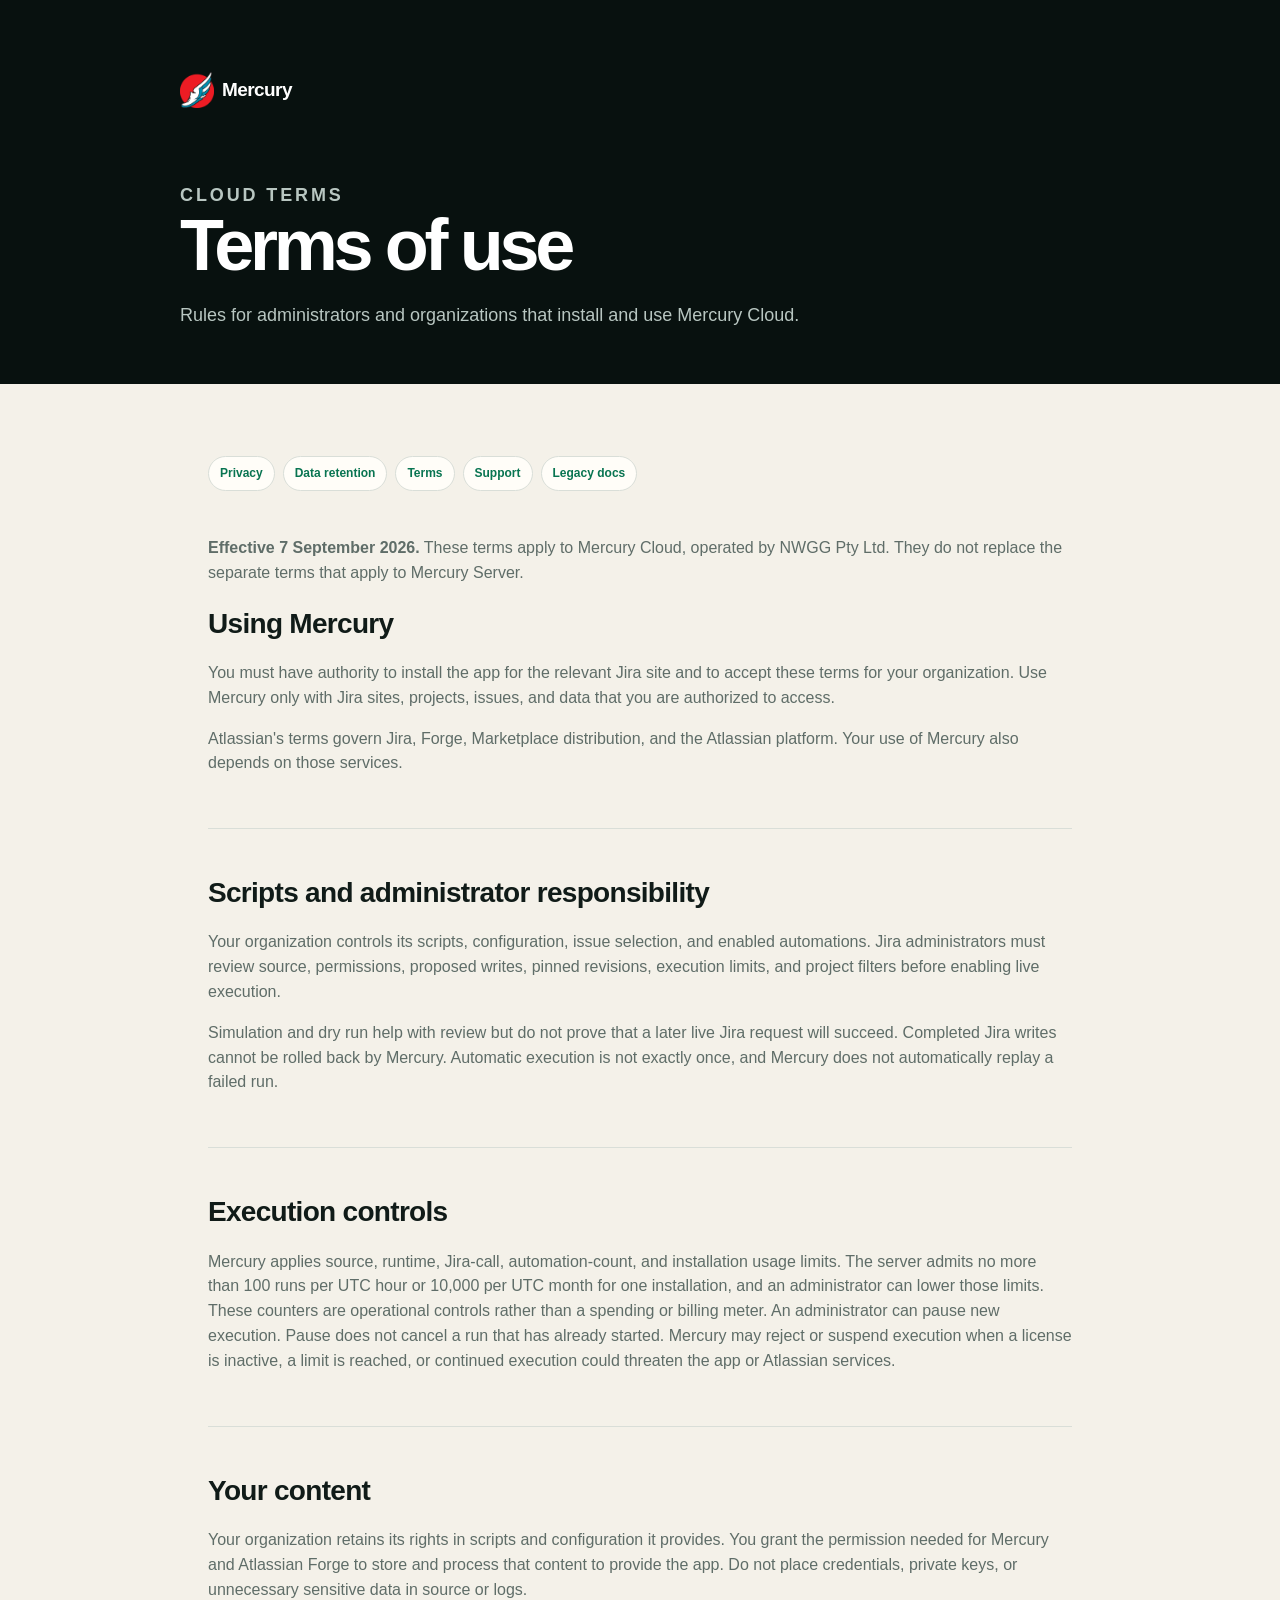
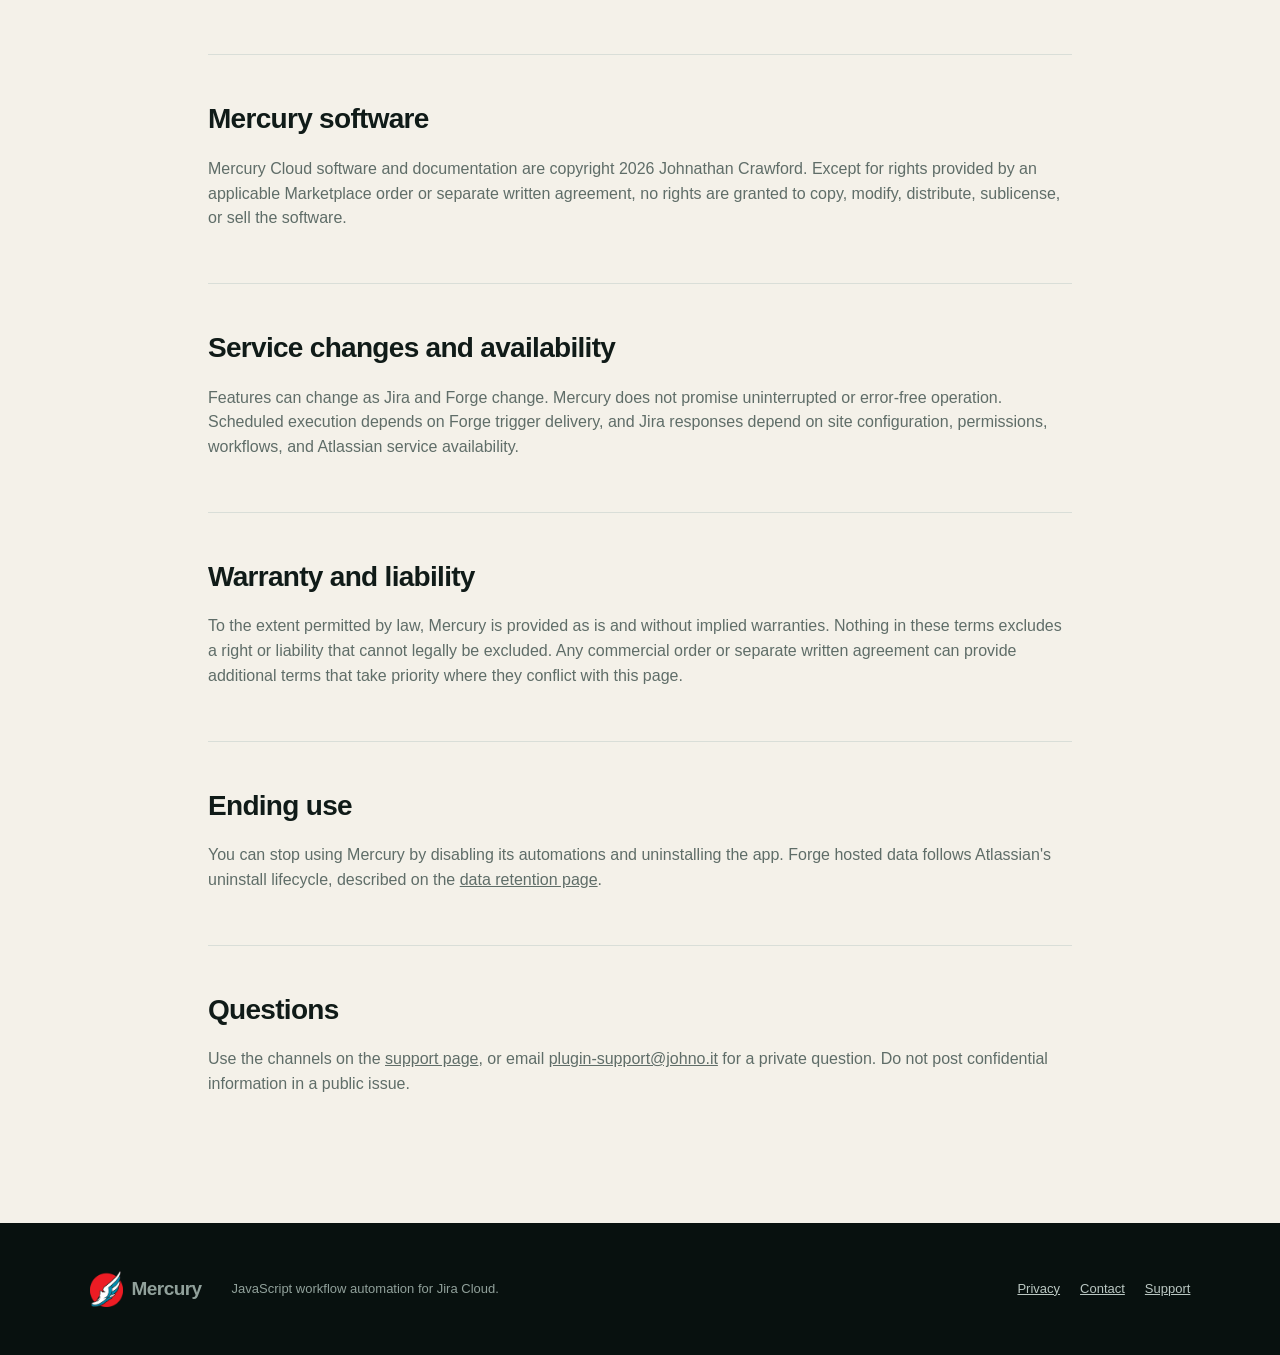
<file: cloud-terms.html>
<!doctype html>
<html lang="en">
<head><meta charset="utf-8"><meta name="viewport" content="width=device-width, initial-scale=1"><meta name="description" content="Terms for using Mercury Cloud."><title>Mercury Cloud terms</title>
  <link rel="icon" type="image/png" href="./assets/mercury-original.png?v=d432aed28987"><link rel="stylesheet" href="./assets/site.css?v=fe1825a0515f"></head>
<body class="legal-page">
  <header class="legal-header"><a class="brand" href="./index.html"><img src="./assets/mercury-original.png?v=d432aed28987" alt=""><span>Mercury</span></a><p class="eyebrow">Cloud terms</p><h1>Terms of use</h1><p>Rules for administrators and organizations that install and use Mercury Cloud.</p></header>
  <main class="legal-content">
    <nav aria-label="Cloud policies"><a href="./cloud-privacy.html">Privacy</a><a href="./data-retention.html">Data retention</a><a href="./cloud-terms.html" aria-current="page">Terms</a><a href="./support.html">Support</a><a href="./legacy.html">Legacy docs</a></nav>
    <p><strong>Effective 7 September 2026.</strong> These terms apply to Mercury Cloud, operated by NWGG Pty Ltd. They do not replace the separate terms that apply to Mercury Server.</p>
    <section><h2>Using Mercury</h2><p>You must have authority to install the app for the relevant Jira site and to accept these terms for your organization. Use Mercury only with Jira sites, projects, issues, and data that you are authorized to access.</p><p>Atlassian's terms govern Jira, Forge, Marketplace distribution, and the Atlassian platform. Your use of Mercury also depends on those services.</p></section>
    <section><h2>Scripts and administrator responsibility</h2><p>Your organization controls its scripts, configuration, issue selection, and enabled automations. Jira administrators must review source, permissions, proposed writes, pinned revisions, execution limits, and project filters before enabling live execution.</p><p>Simulation and dry run help with review but do not prove that a later live Jira request will succeed. Completed Jira writes cannot be rolled back by Mercury. Automatic execution is not exactly once, and Mercury does not automatically replay a failed run.</p></section>
    <section><h2>Execution controls</h2><p>Mercury applies source, runtime, Jira-call, automation-count, and installation usage limits. The server admits no more than 100 runs per UTC hour or 10,000 per UTC month for one installation, and an administrator can lower those limits. These counters are operational controls rather than a spending or billing meter. An administrator can pause new execution. Pause does not cancel a run that has already started. Mercury may reject or suspend execution when a license is inactive, a limit is reached, or continued execution could threaten the app or Atlassian services.</p></section>
    <section><h2>Your content</h2><p>Your organization retains its rights in scripts and configuration it provides. You grant the permission needed for Mercury and Atlassian Forge to store and process that content to provide the app. Do not place credentials, private keys, or unnecessary sensitive data in source or logs.</p></section>
    <section><h2>Mercury software</h2><p>Mercury Cloud software and documentation are copyright 2026 Johnathan Crawford. Except for rights provided by an applicable Marketplace order or separate written agreement, no rights are granted to copy, modify, distribute, sublicense, or sell the software.</p></section>
    <section><h2>Service changes and availability</h2><p>Features can change as Jira and Forge change. Mercury does not promise uninterrupted or error-free operation. Scheduled execution depends on Forge trigger delivery, and Jira responses depend on site configuration, permissions, workflows, and Atlassian service availability.</p></section>
    <section><h2>Warranty and liability</h2><p>To the extent permitted by law, Mercury is provided as is and without implied warranties. Nothing in these terms excludes a right or liability that cannot legally be excluded. Any commercial order or separate written agreement can provide additional terms that take priority where they conflict with this page.</p></section>
    <section><h2>Ending use</h2><p>You can stop using Mercury by disabling its automations and uninstalling the app. Forge hosted data follows Atlassian's uninstall lifecycle, described on the <a href="./data-retention.html">data retention page</a>.</p></section>
    <section><h2>Questions</h2><p>Use the channels on the <a href="./support.html">support page</a>, or email <a href="mailto:plugin-support@johno.it">plugin-support@johno.it</a> for a private question. Do not post confidential information in a public issue.</p></section>
  </main>
  <footer><a class="brand" href="./index.html"><img src="./assets/mercury-original.png?v=d432aed28987" alt=""><span>Mercury</span></a><p>JavaScript workflow automation for Jira Cloud.</p><nav aria-label="Footer"><a href="./cloud-privacy.html">Privacy</a><a href="mailto:plugin-support@johno.it">Contact</a><a href="./support.html">Support</a></nav></footer>
</body></html>
</file>
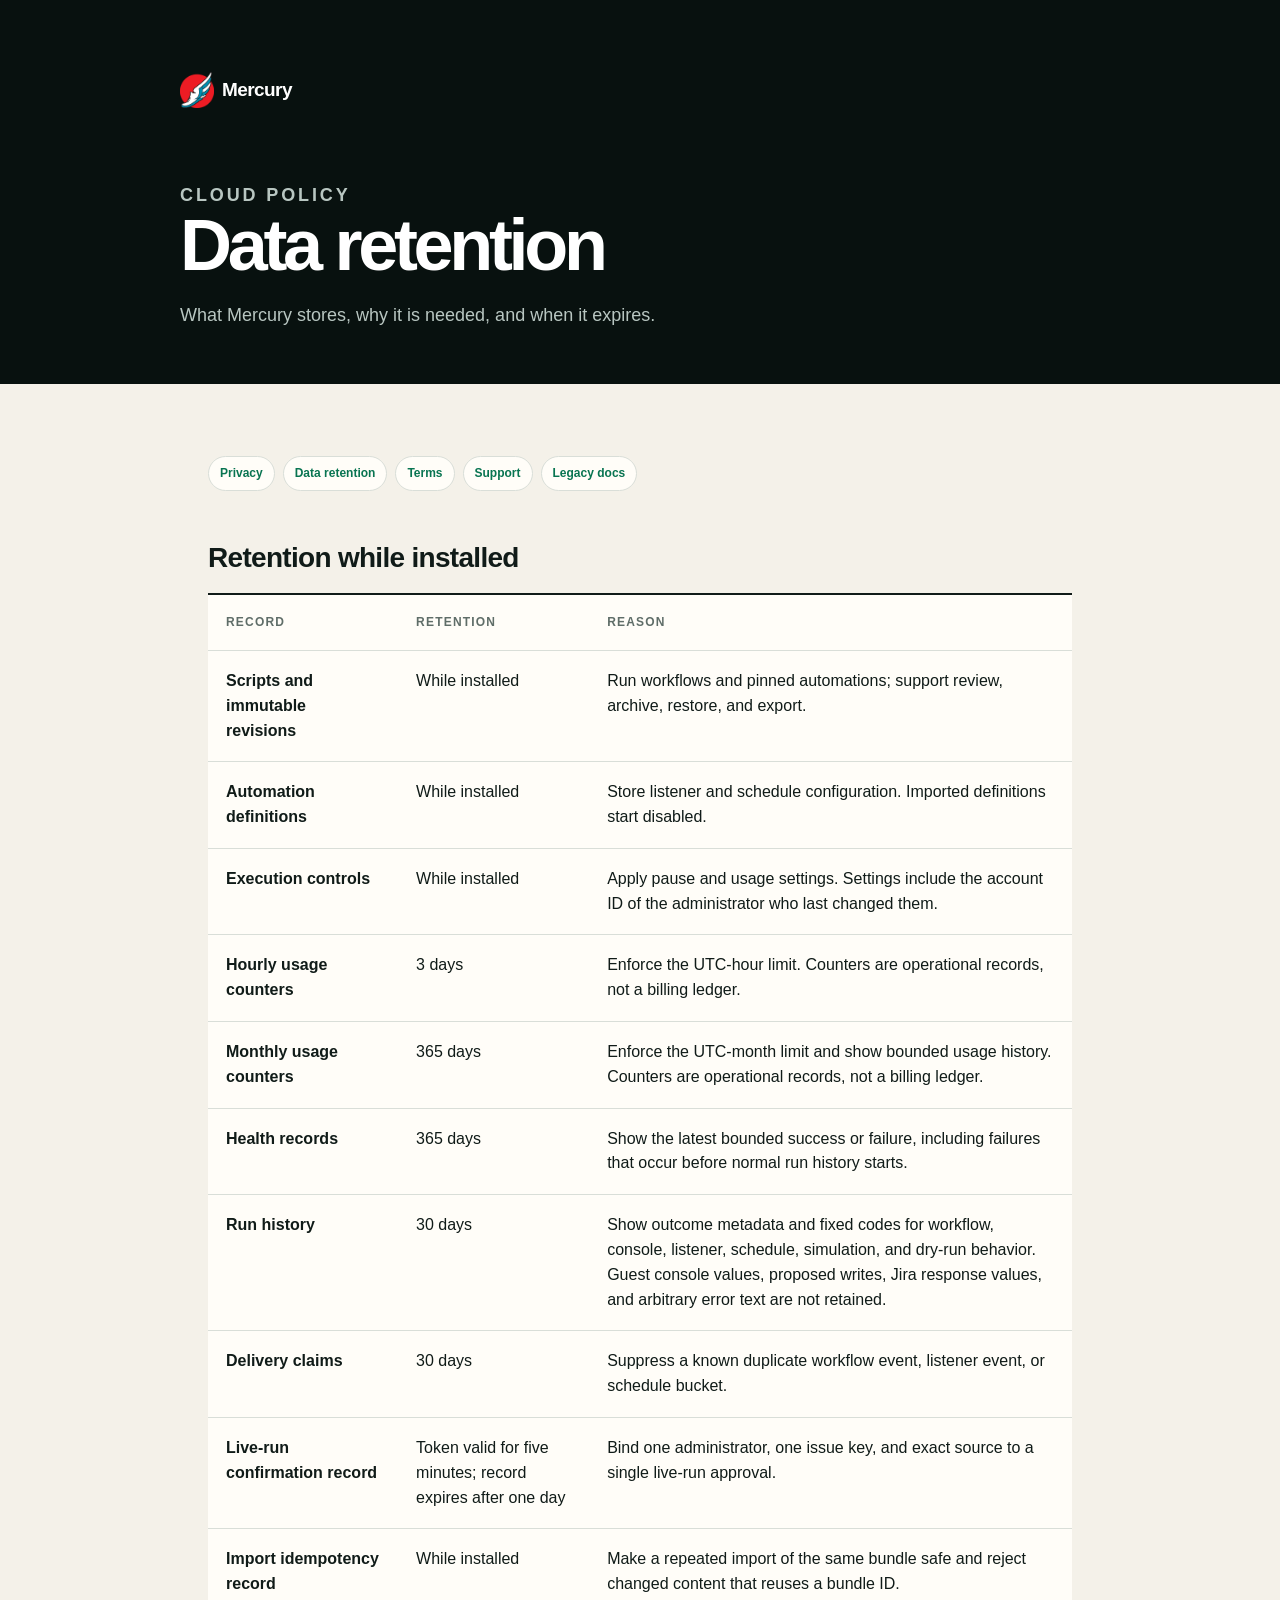
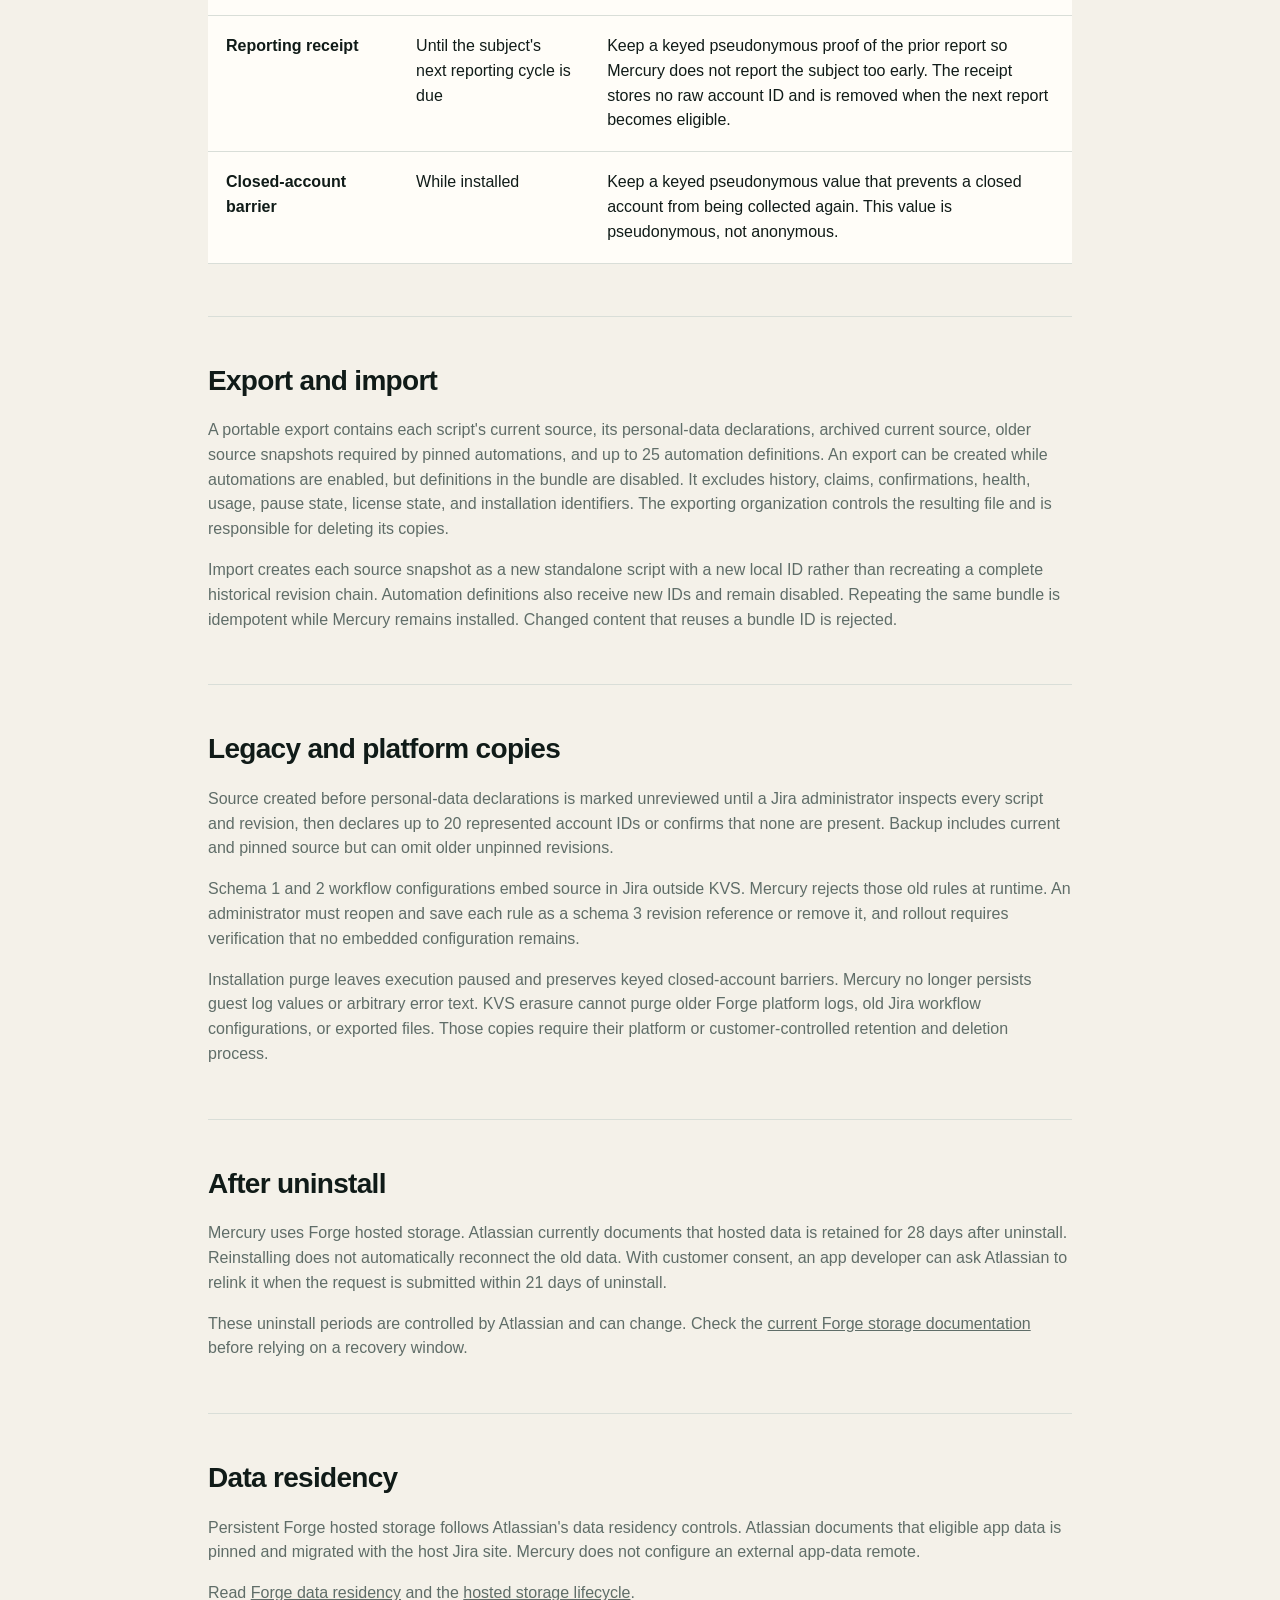
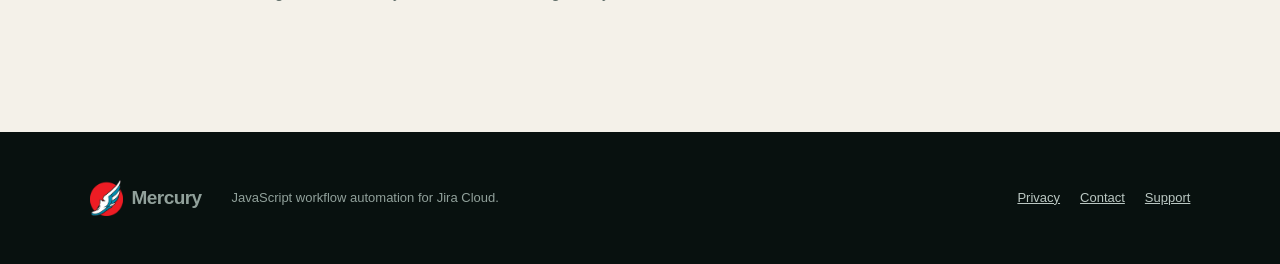
<file: data-retention.html>
<!doctype html>
<html lang="en">
<head><meta charset="utf-8"><meta name="viewport" content="width=device-width, initial-scale=1"><meta name="description" content="Mercury Cloud data retention and deletion."><title>Mercury Cloud data retention</title>
  <link rel="icon" type="image/png" href="./assets/mercury-original.png?v=d432aed28987"><link rel="stylesheet" href="./assets/site.css?v=fe1825a0515f"></head>
<body class="legal-page">
  <header class="legal-header"><a class="brand" href="./index.html"><img src="./assets/mercury-original.png?v=d432aed28987" alt=""><span>Mercury</span></a><p class="eyebrow">Cloud policy</p><h1>Data retention</h1><p>What Mercury stores, why it is needed, and when it expires.</p></header>
  <main class="legal-content">
    <nav aria-label="Cloud policies"><a href="./cloud-privacy.html">Privacy</a><a href="./data-retention.html" aria-current="page">Data retention</a><a href="./cloud-terms.html">Terms</a><a href="./support.html">Support</a><a href="./legacy.html">Legacy docs</a></nav>
    <section><h2>Retention while installed</h2><div class="comparison-wrap"><table><thead><tr><th>Record</th><th>Retention</th><th>Reason</th></tr></thead><tbody>
      <tr><th>Scripts and immutable revisions</th><td>While installed</td><td>Run workflows and pinned automations; support review, archive, restore, and export.</td></tr>
      <tr><th>Automation definitions</th><td>While installed</td><td>Store listener and schedule configuration. Imported definitions start disabled.</td></tr>
      <tr><th>Execution controls</th><td>While installed</td><td>Apply pause and usage settings. Settings include the account ID of the administrator who last changed them.</td></tr>
      <tr><th>Hourly usage counters</th><td>3 days</td><td>Enforce the UTC-hour limit. Counters are operational records, not a billing ledger.</td></tr>
      <tr><th>Monthly usage counters</th><td>365 days</td><td>Enforce the UTC-month limit and show bounded usage history. Counters are operational records, not a billing ledger.</td></tr>
      <tr><th>Health records</th><td>365 days</td><td>Show the latest bounded success or failure, including failures that occur before normal run history starts.</td></tr>
      <tr><th>Run history</th><td>30 days</td><td>Show outcome metadata and fixed codes for workflow, console, listener, schedule, simulation, and dry-run behavior. Guest console values, proposed writes, Jira response values, and arbitrary error text are not retained.</td></tr>
      <tr><th>Delivery claims</th><td>30 days</td><td>Suppress a known duplicate workflow event, listener event, or schedule bucket.</td></tr>
      <tr><th>Live-run confirmation record</th><td>Token valid for five minutes; record expires after one day</td><td>Bind one administrator, one issue key, and exact source to a single live-run approval.</td></tr>
      <tr><th>Import idempotency record</th><td>While installed</td><td>Make a repeated import of the same bundle safe and reject changed content that reuses a bundle ID.</td></tr>
      <tr><th>Reporting receipt</th><td>Until the subject's next reporting cycle is due</td><td>Keep a keyed pseudonymous proof of the prior report so Mercury does not report the subject too early. The receipt stores no raw account ID and is removed when the next report becomes eligible.</td></tr>
      <tr><th>Closed-account barrier</th><td>While installed</td><td>Keep a keyed pseudonymous value that prevents a closed account from being collected again. This value is pseudonymous, not anonymous.</td></tr>
    </tbody></table></div></section>
    <section><h2>Export and import</h2><p>A portable export contains each script's current source, its personal-data declarations, archived current source, older source snapshots required by pinned automations, and up to 25 automation definitions. An export can be created while automations are enabled, but definitions in the bundle are disabled. It excludes history, claims, confirmations, health, usage, pause state, license state, and installation identifiers. The exporting organization controls the resulting file and is responsible for deleting its copies.</p><p>Import creates each source snapshot as a new standalone script with a new local ID rather than recreating a complete historical revision chain. Automation definitions also receive new IDs and remain disabled. Repeating the same bundle is idempotent while Mercury remains installed. Changed content that reuses a bundle ID is rejected.</p></section>
    <section><h2>Legacy and platform copies</h2><p>Source created before personal-data declarations is marked unreviewed until a Jira administrator inspects every script and revision, then declares up to 20 represented account IDs or confirms that none are present. Backup includes current and pinned source but can omit older unpinned revisions.</p><p>Schema 1 and 2 workflow configurations embed source in Jira outside KVS. Mercury rejects those old rules at runtime. An administrator must reopen and save each rule as a schema 3 revision reference or remove it, and rollout requires verification that no embedded configuration remains.</p><p>Installation purge leaves execution paused and preserves keyed closed-account barriers. Mercury no longer persists guest log values or arbitrary error text. KVS erasure cannot purge older Forge platform logs, old Jira workflow configurations, or exported files. Those copies require their platform or customer-controlled retention and deletion process.</p></section>
    <section><h2>After uninstall</h2><p>Mercury uses Forge hosted storage. Atlassian currently documents that hosted data is retained for 28 days after uninstall. Reinstalling does not automatically reconnect the old data. With customer consent, an app developer can ask Atlassian to relink it when the request is submitted within 21 days of uninstall.</p><p>These uninstall periods are controlled by Atlassian and can change. Check the <a href="https://developer.atlassian.com/platform/forge/storage-reference/">current Forge storage documentation</a> before relying on a recovery window.</p></section>
    <section><h2>Data residency</h2><p>Persistent Forge hosted storage follows Atlassian's data residency controls. Atlassian documents that eligible app data is pinned and migrated with the host Jira site. Mercury does not configure an external app-data remote.</p><p>Read <a href="https://developer.atlassian.com/platform/forge/data-residency/">Forge data residency</a> and the <a href="https://developer.atlassian.com/platform/forge/storage-reference/hosted-storage-data-lifecycle/">hosted storage lifecycle</a>.</p></section>
  </main>
  <footer><a class="brand" href="./index.html"><img src="./assets/mercury-original.png?v=d432aed28987" alt=""><span>Mercury</span></a><p>JavaScript workflow automation for Jira Cloud.</p><nav aria-label="Footer"><a href="./cloud-privacy.html">Privacy</a><a href="mailto:plugin-support@johno.it">Contact</a><a href="./support.html">Support</a></nav></footer>
</body></html>
</file>
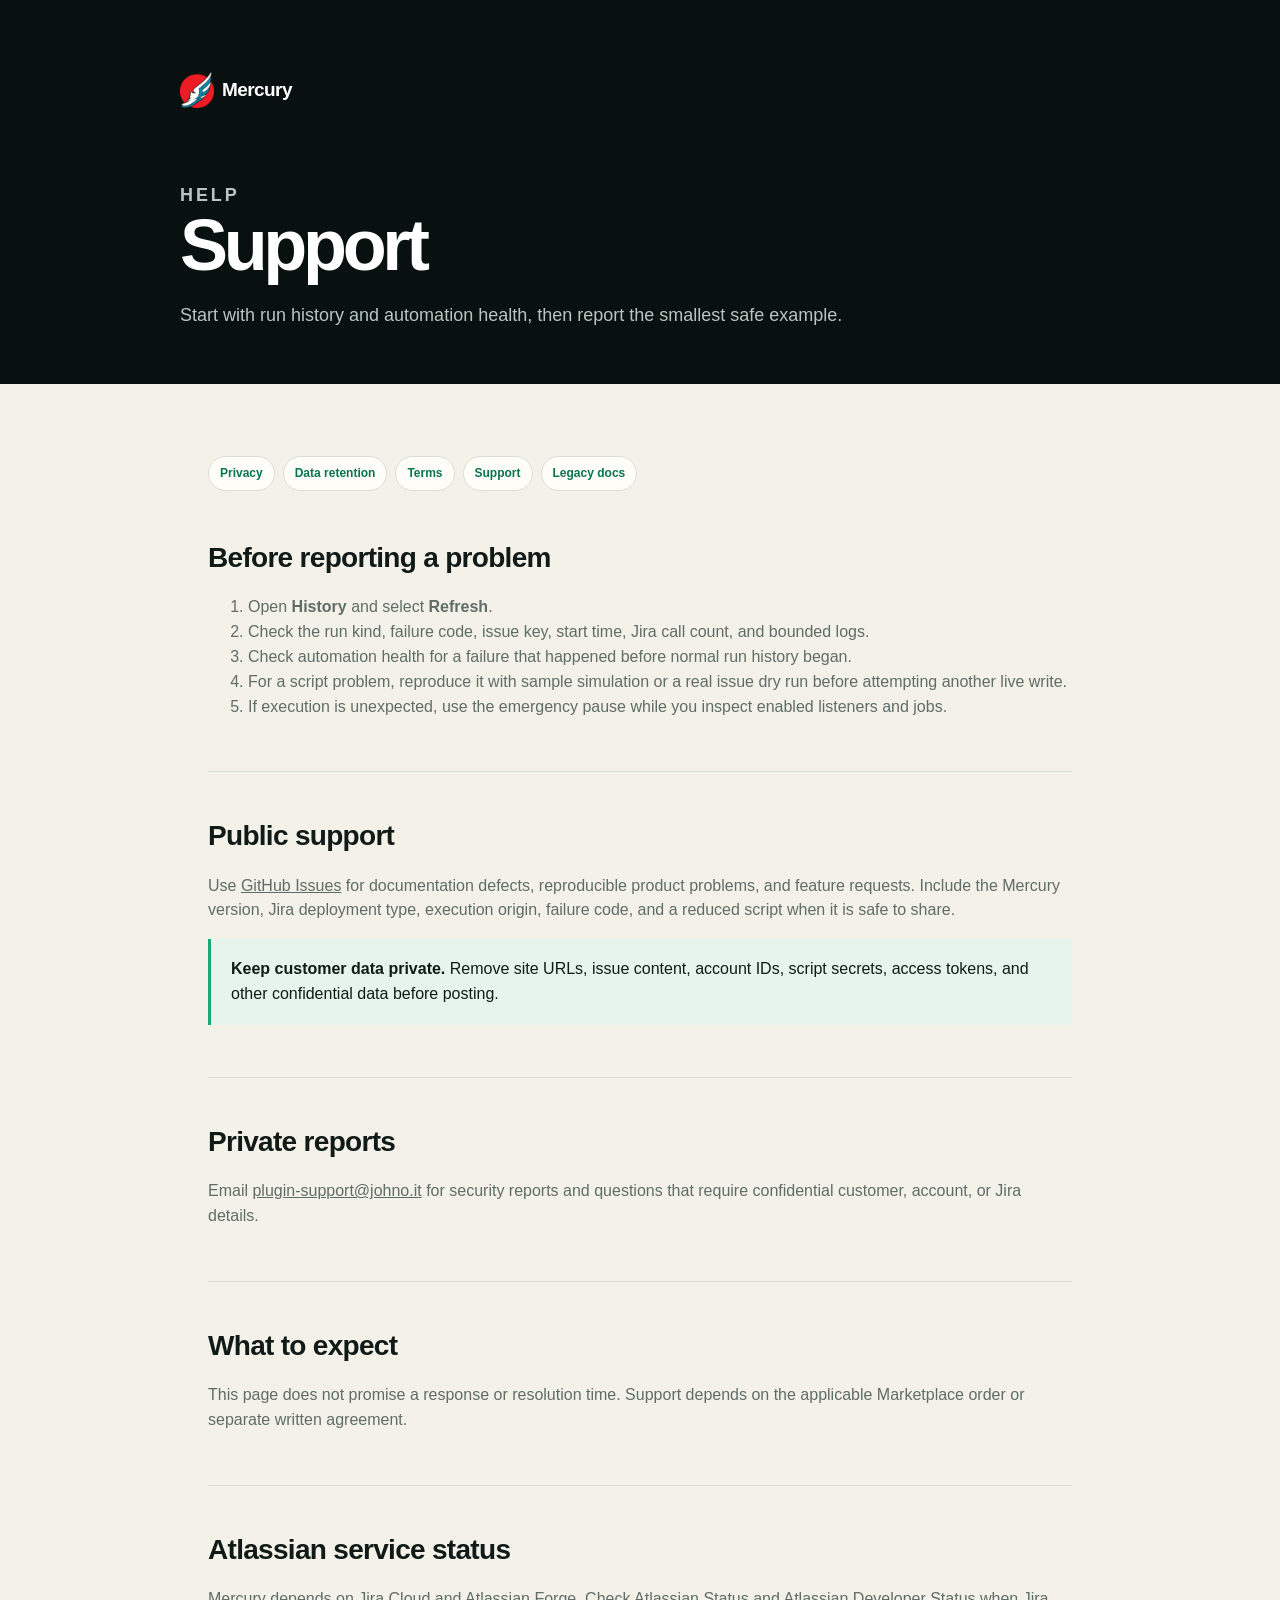
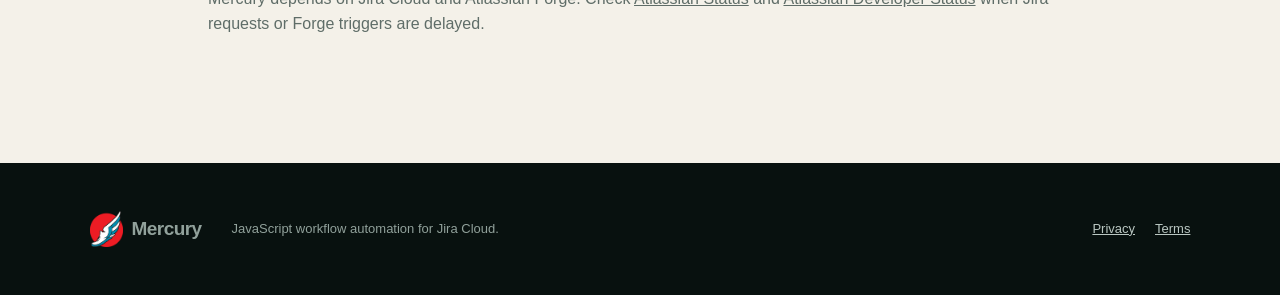
<file: support.html>
<!doctype html>
<html lang="en">
<head><meta charset="utf-8"><meta name="viewport" content="width=device-width, initial-scale=1"><meta name="description" content="Support and troubleshooting for Mercury Cloud."><title>Mercury Cloud support</title>
  <link rel="icon" type="image/png" href="./assets/mercury-original.png?v=d432aed28987"><link rel="stylesheet" href="./assets/site.css?v=fe1825a0515f"></head>
<body class="legal-page">
  <header class="legal-header"><a class="brand" href="./index.html"><img src="./assets/mercury-original.png?v=d432aed28987" alt=""><span>Mercury</span></a><p class="eyebrow">Help</p><h1>Support</h1><p>Start with run history and automation health, then report the smallest safe example.</p></header>
  <main class="legal-content">
    <nav aria-label="Cloud policies"><a href="./cloud-privacy.html">Privacy</a><a href="./data-retention.html">Data retention</a><a href="./cloud-terms.html">Terms</a><a href="./support.html" aria-current="page">Support</a><a href="./legacy.html">Legacy docs</a></nav>
    <section><h2>Before reporting a problem</h2><ol><li>Open <strong>History</strong> and select <strong>Refresh</strong>.</li><li>Check the run kind, failure code, issue key, start time, Jira call count, and bounded logs.</li><li>Check automation health for a failure that happened before normal run history began.</li><li>For a script problem, reproduce it with sample simulation or a real issue dry run before attempting another live write.</li><li>If execution is unexpected, use the emergency pause while you inspect enabled listeners and jobs.</li></ol></section>
    <section><h2>Public support</h2><p>Use <a href="https://github.com/johnou/mercury-docs/issues">GitHub Issues</a> for documentation defects, reproducible product problems, and feature requests. Include the Mercury version, Jira deployment type, execution origin, failure code, and a reduced script when it is safe to share.</p><div class="notice"><strong>Keep customer data private.</strong> Remove site URLs, issue content, account IDs, script secrets, access tokens, and other confidential data before posting.</div></section>
    <section><h2>Private reports</h2><p>Email <a href="mailto:plugin-support@johno.it">plugin-support@johno.it</a> for security reports and questions that require confidential customer, account, or Jira details.</p></section>
    <section><h2>What to expect</h2><p>This page does not promise a response or resolution time. Support depends on the applicable Marketplace order or separate written agreement.</p></section>
    <section><h2>Atlassian service status</h2><p>Mercury depends on Jira Cloud and Atlassian Forge. Check <a href="https://status.atlassian.com/">Atlassian Status</a> and <a href="https://developer.status.atlassian.com/">Atlassian Developer Status</a> when Jira requests or Forge triggers are delayed.</p></section>
  </main>
  <footer><a class="brand" href="./index.html"><img src="./assets/mercury-original.png?v=d432aed28987" alt=""><span>Mercury</span></a><p>JavaScript workflow automation for Jira Cloud.</p><nav aria-label="Footer"><a href="./cloud-privacy.html">Privacy</a><a href="./cloud-terms.html">Terms</a></nav></footer>
</body></html>
</file>
<file: assets/site.css>
:root {
  --ink: #101b18;
  --muted: #5f6d68;
  --paper: #f4f1e9;
  --card: #fffdf8;
  --line: #d9ded8;
  --green: #19a974;
  --green-dark: #087451;
  --lime: #c9f36b;
  --night: #08110f;
  --code: #0e1b18;
  --radius: 18px;
  --shadow: 0 22px 70px rgba(7, 28, 22, .12);
}

* { box-sizing: border-box; }
html { scroll-behavior: smooth; scroll-padding-top: 86px; }
body {
  margin: 0;
  background: var(--paper);
  color: var(--ink);
  font: 16px/1.55 Inter, ui-sans-serif, -apple-system, BlinkMacSystemFont, "Segoe UI", sans-serif;
}
a { color: inherit; }
button, input, select { font: inherit; }
code, pre, kbd { font-family: "SFMono-Regular", Consolas, "Liberation Mono", monospace; }
.skip-link { position: fixed; left: 12px; top: -60px; z-index: 20; background: white; padding: 10px 14px; border-radius: 8px; }
.skip-link:focus { top: 12px; }

.topbar {
  position: sticky;
  top: 0;
  z-index: 10;
  height: 72px;
  padding: 0 clamp(20px, 5vw, 76px);
  display: flex;
  align-items: center;
  gap: 32px;
  border-bottom: 1px solid rgba(255,255,255,.09);
  background: rgba(8, 17, 15, .94);
  backdrop-filter: blur(14px);
  color: white;
}
.brand { display: inline-flex; align-items: center; gap: 8px; font-weight: 760; font-size: 19px; text-decoration: none; letter-spacing: -.03em; }
.brand img { width: 34px; height: 36px; object-fit: contain; }
.topbar nav { display: flex; gap: 27px; margin-left: auto; }
.topbar nav a { color: #bac7c2; text-decoration: none; font-size: 14px; }
.topbar nav a:hover, .topbar nav a:focus { color: white; }
.search-open { border: 1px solid #3a4642; border-radius: 9px; padding: 8px 10px; background: #15231f; color: #d9e2df; cursor: pointer; }
.search-open kbd { margin-left: 12px; color: #82908b; font-size: 11px; }

.hero {
  min-height: 650px;
  display: grid;
  grid-template-columns: minmax(0, .92fr) minmax(460px, 1.08fr);
  gap: clamp(48px, 8vw, 120px);
  align-items: center;
  padding: 96px clamp(24px, 7vw, 110px) 110px;
  overflow: hidden;
  background:
    radial-gradient(circle at 84% 20%, rgba(42, 179, 126, .22), transparent 27%),
    radial-gradient(circle at 8% 72%, rgba(201, 243, 107, .08), transparent 28%),
    var(--night);
  color: white;
}
.hero-copy { max-width: 690px; position: relative; z-index: 1; }
.eyebrow { margin: 0 0 15px; color: var(--green-dark); font-size: 12px; font-weight: 800; letter-spacing: .16em; text-transform: uppercase; }
.hero .eyebrow { color: var(--lime); }
h1 { max-width: 720px; margin: 0; font-size: clamp(47px, 6.3vw, 82px); line-height: .98; letter-spacing: -.06em; }
.lede { max-width: 650px; margin: 28px 0 0; color: #bdc9c5; font-size: clamp(18px, 2vw, 22px); line-height: 1.55; }
.actions { display: flex; flex-wrap: wrap; gap: 12px; margin: 36px 0 28px; }
.button { display: inline-flex; align-items: center; justify-content: center; min-height: 46px; padding: 0 18px; border: 0; border-radius: 9px; font-weight: 740; text-decoration: none; cursor: pointer; }
.button.primary { background: var(--lime); color: #14230f; box-shadow: 0 10px 34px rgba(201, 243, 107, .18); }
.button.primary:hover { background: #d8ff81; }
.button.secondary { border: 1px solid #354640; color: white; background: #12201c; }
.release-note { color: #92a29c; font-size: 13px; }

.code-window { position: relative; width: min(100%, 690px); justify-self: end; overflow: hidden; border: 1px solid #2d3f39; border-radius: 19px; background: var(--code); box-shadow: 0 38px 110px rgba(0,0,0,.4); transform: rotate(1deg); }
.code-window::before { content: ""; position: absolute; inset: -1px; pointer-events: none; background: linear-gradient(135deg, rgba(201,243,107,.09), transparent 43%); }
.window-bar { display: flex; align-items: center; gap: 7px; height: 49px; padding: 0 18px; border-bottom: 1px solid #283834; background: #111f1b; }
.window-bar span { width: 9px; height: 9px; border-radius: 50%; background: #45554f; }
.window-bar span:first-child { background: #e88352; }
.window-bar span:nth-child(2) { background: #dfbd52; }
.window-bar span:nth-child(3) { background: #56b982; }
.window-bar strong { margin-left: 12px; color: #8ea09a; font-size: 12px; font-weight: 500; }
pre { margin: 0; overflow: auto; }
.code-window pre { min-height: 326px; padding: 38px 31px; overflow-x: hidden; color: #d5e3de; font-size: clamp(12px, 1.1vw, 15px); line-height: 1.9; white-space: pre-wrap; overflow-wrap: anywhere; }
.kw { color: #d5f57d; }
.str { color: #7dd9bc; }
.comment { color: #758781; }
.run-strip { padding: 13px 20px; border-top: 1px solid #283834; color: #7f948d; font-size: 12px; }
.pulse { display: inline-block; width: 7px; height: 7px; margin-right: 8px; border-radius: 50%; background: var(--green); box-shadow: 0 0 0 5px rgba(25,169,116,.12); }

.trust-strip { display: grid; grid-template-columns: repeat(4, 1fr); padding: 28px clamp(24px, 7vw, 110px); color: #c6d1cd; background: #0d1815; border-top: 1px solid #21302c; }
.trust-strip div { padding: 6px 25px; border-left: 1px solid #293733; }
.trust-strip div:first-child { padding-left: 0; border-left: 0; }
.trust-strip strong, .trust-strip span { display: block; }
.trust-strip strong { color: white; font-size: 14px; }
.trust-strip span { margin-top: 3px; color: #81918b; font-size: 12px; }

.section { max-width: 1260px; margin: 0 auto; padding: 105px 34px; }
.section + .section { border-top: 1px solid var(--line); }
.section-intro { max-width: 720px; margin-bottom: 52px; }
.section-intro h2 { margin: 0; font-size: clamp(34px, 4.2vw, 56px); line-height: 1.06; letter-spacing: -.045em; }
.section-intro > p:last-child { margin: 20px 0 0; color: var(--muted); font-size: 18px; }
.steps { display: grid; grid-template-columns: repeat(3, 1fr); gap: 18px; margin: 0; padding: 0; list-style: none; }
.steps li { min-height: 180px; padding: 28px; border: 1px solid var(--line); border-radius: var(--radius); background: rgba(255,255,255,.48); }
.steps h3 { margin: 0 0 12px; font-size: 19px; }
.flow h3, .context-grid h3 { margin: 33px 0 8px; font-size: 18px; }
.steps p, .flow p, .context-grid p { margin: 0; color: var(--muted); }

.split { display: grid; grid-template-columns: .8fr 1.2fr; gap: 110px; }
.sticky-intro { position: sticky; top: 120px; align-self: start; }
.flow { border-top: 1px solid #bcc7c2; }
.flow article { display: grid; grid-template-columns: 38px 1fr; gap: 23px; padding: 30px 0; border-bottom: 1px solid #bcc7c2; }
.flow article b { display: grid; place-items: center; width: 36px; height: 36px; border-radius: 50%; background: #dfe8df; color: var(--green-dark); }
.flow h3 { margin: 4px 0 8px; }

.api-browser { display: grid; grid-template-columns: 270px 1fr; min-height: 385px; overflow: hidden; border: 1px solid #273a34; border-radius: var(--radius); background: var(--night); color: white; box-shadow: var(--shadow); }
.api-tabs { padding: 20px; border-right: 1px solid #293934; }
.api-tabs button { width: 100%; padding: 13px; border: 0; border-radius: 8px; background: transparent; color: #95a69f; text-align: left; cursor: pointer; }
.api-tabs button[aria-selected="true"] { background: #1a2a25; color: var(--lime); }
.api-panel { padding: 38px 44px; }
.api-panel h3 { margin: 0 0 12px; font: 700 24px/1.3 monospace; color: var(--lime); }
.api-panel p { max-width: 650px; color: #a9bbb5; }
.api-panel ul { padding-left: 20px; color: #c2cec9; }
.api-panel pre { margin-top: 25px; padding: 22px; border-radius: 10px; background: #101f1b; color: #d5e3de; }
.copy { padding: 7px 10px; border: 1px solid #65736e; border-radius: 7px; background: transparent; color: inherit; cursor: pointer; font-size: 12px; }
.context-grid { display: grid; grid-template-columns: repeat(4, 1fr); gap: 12px; margin-top: 22px; }
.context-grid article { padding: 22px; border: 1px solid var(--line); border-radius: 12px; background: rgba(255,255,255,.4); }
.context-grid h3 { margin: 0 0 8px; }
.recipes { position: relative; margin-top: 22px; padding: 25px; border-radius: var(--radius); color: #d5e3de; background: var(--night); }
.recipes-head { display: flex; align-items: center; justify-content: space-between; gap: 20px; }
.recipes-head h3 { margin: 0; color: white; font-size: 15px; }
.recipes-head > div { display: flex; flex-wrap: wrap; gap: 6px; }
.recipes-head button { padding: 7px 9px; border: 1px solid #34453f; border-radius: 7px; color: #92a49d; background: transparent; cursor: pointer; font-size: 11px; }
.recipes-head button[aria-pressed="true"] { border-color: #72984d; color: var(--lime); background: #17271f; }
.recipes pre { min-height: 180px; margin-top: 20px; padding: 20px; border-radius: 10px; background: #101f1b; line-height: 1.7; }
.recipes > .copy { position: absolute; right: 25px; bottom: 24px; }

.guide-grid { display: grid; grid-template-columns: repeat(6, 1fr); gap: 13px; }
.guide-grid article { grid-column: span 2; padding: 25px; border: 1px solid var(--line); border-radius: var(--radius); background: var(--card); }
.guide-grid article:nth-child(4), .guide-grid article:nth-child(5) { grid-column: span 3; }
.guide-grid article > span { color: var(--green-dark); font: 800 10px/1 monospace; letter-spacing: .1em; text-transform: uppercase; }
.guide-grid h3 { margin: 24px 0 11px; font-size: 19px; }
.guide-grid p, .guide-grid li { color: var(--muted); font-size: 14px; }
.guide-grid ol { margin: 0; padding-left: 19px; }
.guide-grid li + li { margin-top: 7px; }
.delivery { max-width: none; padding-left: max(34px, calc((100vw - 1192px) / 2)); padding-right: max(34px, calc((100vw - 1192px) / 2)); color: white; background: var(--night); }
.delivery .section-intro .eyebrow { color: var(--lime); }
.delivery .section-intro > p:last-child { color: #99aaa4; }
.delivery-grid { display: grid; grid-template-columns: repeat(4, 1fr); gap: 10px; }
.delivery-grid article { padding: 23px; border: 1px solid #2a3b35; border-radius: 13px; background: #101d19; }
.delivery-grid strong { color: var(--lime); font-size: 18px; }
.delivery-grid p { margin: 8px 0 0; color: #9baca5; font-size: 13px; }
.detail-list { margin-top: 25px; border-top: 1px solid #34433e; }
.detail-list details { border-bottom: 1px solid #34433e; }
.detail-list summary { padding: 18px 0; cursor: pointer; font-weight: 750; }
.detail-list details p { max-width: 850px; color: #aebdb8; }

.playground { display: grid; grid-template-columns: .75fr 1.25fr; overflow: hidden; border-radius: var(--radius); background: white; box-shadow: var(--shadow); }
.playground form { display: grid; gap: 17px; align-content: center; padding: 35px; border-right: 1px solid var(--line); }
.playground label { color: var(--muted); font-size: 13px; font-weight: 700; }
.playground input, .playground select { display: block; width: 100%; margin-top: 6px; padding: 11px 12px; border: 1px solid #cdd5d1; border-radius: 8px; color: var(--ink); background: white; }
.playground > div { position: relative; min-width: 0; padding: 25px; color: #d5e3de; background: var(--code); }
.playground pre { min-height: 235px; padding: 20px 0; line-height: 1.8; }
.playground .copy { position: absolute; right: 20px; top: 17px; }
.code-label { color: #84958f; font-size: 12px; }

.feature-grid { display: grid; grid-template-columns: repeat(4, 1fr); gap: 12px; }
.feature-card { min-height: 190px; padding: 23px; border: 1px solid var(--line); border-radius: 14px; background: var(--card); }
.feature-card h3 { margin: 0 0 8px; font-size: 17px; }
.feature-card p { margin: 0; color: var(--muted); font-size: 14px; }

.mode-explorer { display: grid; grid-template-columns: 250px 1fr; overflow: hidden; margin-bottom: 18px; border: 1px solid #273a34; border-radius: var(--radius); color: white; background: var(--night); box-shadow: var(--shadow); }
.mode-tabs { padding: 18px; border-right: 1px solid #293934; }
.mode-tabs button { width: 100%; padding: 13px; border: 0; border-radius: 8px; color: #95a69f; background: transparent; text-align: left; cursor: pointer; }
.mode-tabs button[aria-selected="true"] { color: var(--lime); background: #1a2a25; }
.mode-panel { padding: 30px 36px; }
.mode-panel h3 { margin: 0 0 20px; color: var(--lime); font-size: 24px; }
.mode-panel dl { display: grid; grid-template-columns: 1fr 1fr; gap: 14px; margin: 0; }
.mode-panel dl div { padding: 14px; border: 1px solid #2a3b35; border-radius: 10px; background: #101d19; }
.mode-panel dt { color: #82938d; font-size: 10px; font-weight: 800; letter-spacing: .1em; text-transform: uppercase; }
.mode-panel dd { margin: 5px 0 0; color: #d7e3df; }
.mode-panel p { margin: 22px 0 0; color: #aebdb8; }
.operations-grid { display: grid; grid-template-columns: 1fr 1fr; gap: 12px; }
.operations-grid article { padding: 25px; border: 1px solid var(--line); border-radius: 14px; background: var(--card); }
.operations-grid article > span { color: var(--green-dark); font-size: 10px; font-weight: 800; letter-spacing: .1em; text-transform: uppercase; }
.operations-grid h3 { margin: 18px 0 8px; font-size: 18px; }
.operations-grid p { margin: 0; color: var(--muted); font-size: 14px; }
.launch-checklist { display: grid; grid-template-columns: 1fr 1fr; gap: 10px; margin: 0 0 18px; padding: 0; list-style: none; }
.launch-checklist li { display: grid; gap: 4px; padding: 18px 20px; border: 1px solid var(--line); border-radius: 12px; background: rgba(255,255,255,.45); }
.launch-checklist strong { color: var(--green-dark); font-size: 13px; }
.launch-checklist span { color: var(--muted); font-size: 13px; }
.privacy-lifecycle { background: #e8eee9; }
.privacy-explorer { display: grid; grid-template-columns: 220px 1fr; overflow: hidden; border: 1px solid var(--line); border-radius: var(--radius); background: var(--card); box-shadow: var(--shadow); }
.privacy-tabs { display: grid; align-content: start; gap: 5px; padding: 18px; border-right: 1px solid var(--line); background: #f4f2ea; }
.privacy-tabs button { padding: 13px; border: 0; border-radius: 8px; color: var(--muted); background: transparent; text-align: left; cursor: pointer; }
.privacy-tabs button[aria-selected="true"] { color: white; background: var(--green-dark); }
.privacy-panel { min-height: 220px; padding: 38px; }
.privacy-panel h3 { max-width: 680px; margin: 8px 0 12px; font-size: 28px; }
.privacy-panel > p:last-child { max-width: 760px; color: var(--muted); }
.privacy-note { margin: 18px 0 0; color: var(--muted); }
.privacy-note a { color: var(--green-dark); font-weight: 700; }

.pricing-layout { display: grid; grid-template-columns: .9fr 1.1fr; overflow: hidden; border: 1px solid var(--line); border-radius: var(--radius); background: var(--card); box-shadow: var(--shadow); }
.pricing-calculator { display: flex; flex-direction: column; justify-content: center; gap: 16px; padding: clamp(28px, 5vw, 52px); border-right: 1px solid var(--line); background: #e8eee9; }
.pricing-calculator label { color: var(--green-dark); font-size: 13px; font-weight: 800; }
.pricing-input { display: grid; grid-template-columns: minmax(0, 1fr) auto; gap: 10px; }
.pricing-input input { min-width: 0; padding: 11px 12px; border: 1px solid #b9c6c0; border-radius: 9px; color: var(--ink); background: white; }
.pricing-input input:focus { outline: 3px solid rgba(25,169,116,.2); border-color: var(--green-dark); }
.pricing-result { margin-top: 14px; }
.pricing-result span, .pricing-result strong { display: block; }
.pricing-result span { color: var(--muted); font-size: 12px; font-weight: 700; }
.pricing-result strong { margin-top: 4px; font-size: clamp(38px, 5vw, 58px); line-height: 1; letter-spacing: -.045em; }
.pricing-result p { min-height: 44px; margin: 14px 0 0; color: var(--muted); font-size: 13px; }
.pricing-reference { padding: 32px; }
.pricing-reference h3 { margin: 0 0 18px; }
.pricing-reference table { font-size: 13px; }
.pricing-reference th, .pricing-reference td { padding: 8px 12px; }
.pricing-reference tbody td:last-child { font-family: monospace; font-weight: 700; }
.pricing-notes { max-width: 900px; margin-top: 26px; color: var(--muted); }
.pricing-notes p { margin: 0 0 10px; }
.pricing-notes .text-link { display: inline-block; margin-top: 8px; }

.legal-page { background: var(--paper); }
.legal-header { padding: 72px max(24px, calc((100vw - 920px) / 2)) 54px; color: white; background: var(--night); }
.legal-header .brand { margin-bottom: 52px; }
.legal-header h1 { max-width: 820px; font-size: clamp(42px, 7vw, 72px); }
.legal-header p { max-width: 720px; margin: 22px 0 0; color: #b8c6c1; font-size: 18px; }
.legal-content { max-width: 920px; margin: 0 auto; padding: 72px 28px 110px; }
.legal-content nav { display: flex; flex-wrap: wrap; gap: 8px; margin-bottom: 45px; }
.legal-content nav a { padding: 7px 11px; border: 1px solid var(--line); border-radius: 999px; color: var(--green-dark); background: var(--card); text-decoration: none; font-size: 12px; font-weight: 750; }
.legal-content section + section { margin-top: 52px; padding-top: 42px; border-top: 1px solid var(--line); }
.legal-content h2 { margin: 0 0 14px; font-size: 28px; letter-spacing: -.025em; }
.legal-content h3 { margin: 28px 0 8px; font-size: 18px; }
.legal-content p, .legal-content li { color: var(--muted); }
.legal-content table { background: var(--card); }
.legal-content .notice { padding: 18px 20px; border-left: 3px solid var(--green); background: #e7f3ed; }
.legal-content .source-list a { color: var(--green-dark); font-weight: 700; }

.comparison-wrap { overflow-x: auto; }
table { width: 100%; border-collapse: collapse; border-top: 2px solid var(--ink); }
th, td { padding: 18px; border-bottom: 1px solid var(--line); text-align: left; vertical-align: top; }
thead th { color: var(--muted); font-size: 12px; letter-spacing: .1em; text-transform: uppercase; }
tbody th { width: 22%; }
.migration-code { display: grid; grid-template-columns: 1fr 1fr; margin: 36px 0; overflow: hidden; border-radius: var(--radius); }
.migration-code > div { min-width: 0; padding: 19px 24px 26px; color: #d5e3de; background: var(--code); }
.migration-code > div + div { border-left: 1px solid #33433e; }
.migration-code > div > span { color: #84958f; font-size: 12px; font-weight: 700; text-transform: uppercase; }
.migration-code pre { margin-top: 18px; }
.text-link { color: var(--green-dark); font-weight: 750; text-decoration: none; }
.text-link span { display: inline-block; transition: transform .2s; }
.text-link:hover span { transform: translateX(4px); }

footer { display: grid; grid-template-columns: auto 1fr auto; align-items: center; gap: 30px; padding: 48px clamp(24px, 7vw, 110px); color: #91a19b; background: var(--night); }
footer p { margin: 0; font-size: 13px; }
footer nav { display: flex; flex-wrap: wrap; gap: 20px; font-size: 13px; }
footer nav a { color: #bac7c2; }

.search { width: min(660px, calc(100% - 30px)); margin-top: 11vh; padding: 20px; border: 1px solid #30433d; border-radius: 16px; color: white; background: #0c1815; box-shadow: 0 30px 100px rgba(0,0,0,.5); }
.search::backdrop { background: rgba(2,8,6,.72); backdrop-filter: blur(4px); }
.search form { display: flex; justify-content: space-between; align-items: center; }
.search form label { font-size: 13px; font-weight: 700; }
.search form button { border: 0; background: transparent; color: #a9b8b3; font-size: 27px; cursor: pointer; }
.search input { width: 100%; margin: 15px 0; padding: 15px; border: 1px solid #344640; border-radius: 10px; outline: 0; color: white; background: #14221e; }
.search input:focus { border-color: var(--lime); }
.search-result { display: block; padding: 12px; border-radius: 8px; text-decoration: none; }
.search-result:hover, .search-result:focus { background: #172722; }
.search-result strong, .search-result span { display: block; }
.search-result span { color: #80918b; font-size: 12px; }
.search-empty { color: #80918b; padding: 20px 12px; }

@media (max-width: 900px) {
  .topbar nav { display: none; }
  .search-open { margin-left: auto; }
  .hero { grid-template-columns: 1fr; padding-top: 75px; }
  .code-window { justify-self: start; transform: none; }
  .trust-strip { grid-template-columns: 1fr 1fr; gap: 20px 0; }
  .trust-strip div:nth-child(3) { padding-left: 0; border-left: 0; }
  .feature-grid { grid-template-columns: 1fr 1fr; }
  .split { grid-template-columns: 1fr; gap: 20px; }
  .sticky-intro { position: static; }
  .context-grid { grid-template-columns: 1fr 1fr; }
  .guide-grid article, .guide-grid article:nth-child(4), .guide-grid article:nth-child(5) { grid-column: span 3; }
  .delivery-grid { grid-template-columns: 1fr 1fr; }
  .mode-explorer, .privacy-explorer { grid-template-columns: 1fr; }
  .mode-tabs { display: flex; overflow-x: auto; border-right: 0; border-bottom: 1px solid #293934; }
  .mode-tabs button { width: auto; white-space: nowrap; }
  .privacy-tabs { display: flex; overflow-x: auto; border-right: 0; border-bottom: 1px solid var(--line); }
  .privacy-tabs button { white-space: nowrap; }
}

@media (max-width: 760px) {
  .steps { grid-template-columns: 1fr; }
}

@media (max-width: 620px) {
  .hero { min-height: auto; padding: 65px 21px 80px; }
  h1 { font-size: 47px; }
  .code-window pre { padding: 25px 18px; font-size: 11px; }
  .trust-strip { grid-template-columns: 1fr; padding: 28px 22px; }
  .trust-strip div { padding: 5px 0; border-left: 0; }
  .section { padding: 75px 21px; }
  .steps, .feature-grid, .context-grid, .playground, .migration-code { grid-template-columns: 1fr; }
  .guide-grid { grid-template-columns: 1fr; }
  .guide-grid article, .guide-grid article:nth-child(4), .guide-grid article:nth-child(5) { grid-column: auto; }
  .delivery-grid { grid-template-columns: 1fr; }
  .operations-grid, .mode-panel dl, .launch-checklist, .pricing-layout { grid-template-columns: 1fr; }
  .pricing-calculator { border-right: 0; border-bottom: 1px solid var(--line); }
  .recipes-head { align-items: start; flex-direction: column; }
  .api-browser { grid-template-columns: 1fr; }
  .api-tabs { display: flex; overflow-x: auto; border-right: 0; border-bottom: 1px solid #293934; }
  .api-tabs button { white-space: nowrap; }
  .api-panel { padding: 28px 20px; }
  .playground form { border-right: 0; border-bottom: 1px solid var(--line); }
  .migration-code > div + div { border-left: 0; border-top: 1px solid #33433e; }
  footer { grid-template-columns: 1fr; }
}

@media (prefers-reduced-motion: reduce) {
  html { scroll-behavior: auto; }
  *, *::before, *::after { animation: none !important; transition: none !important; }
}
</file>
